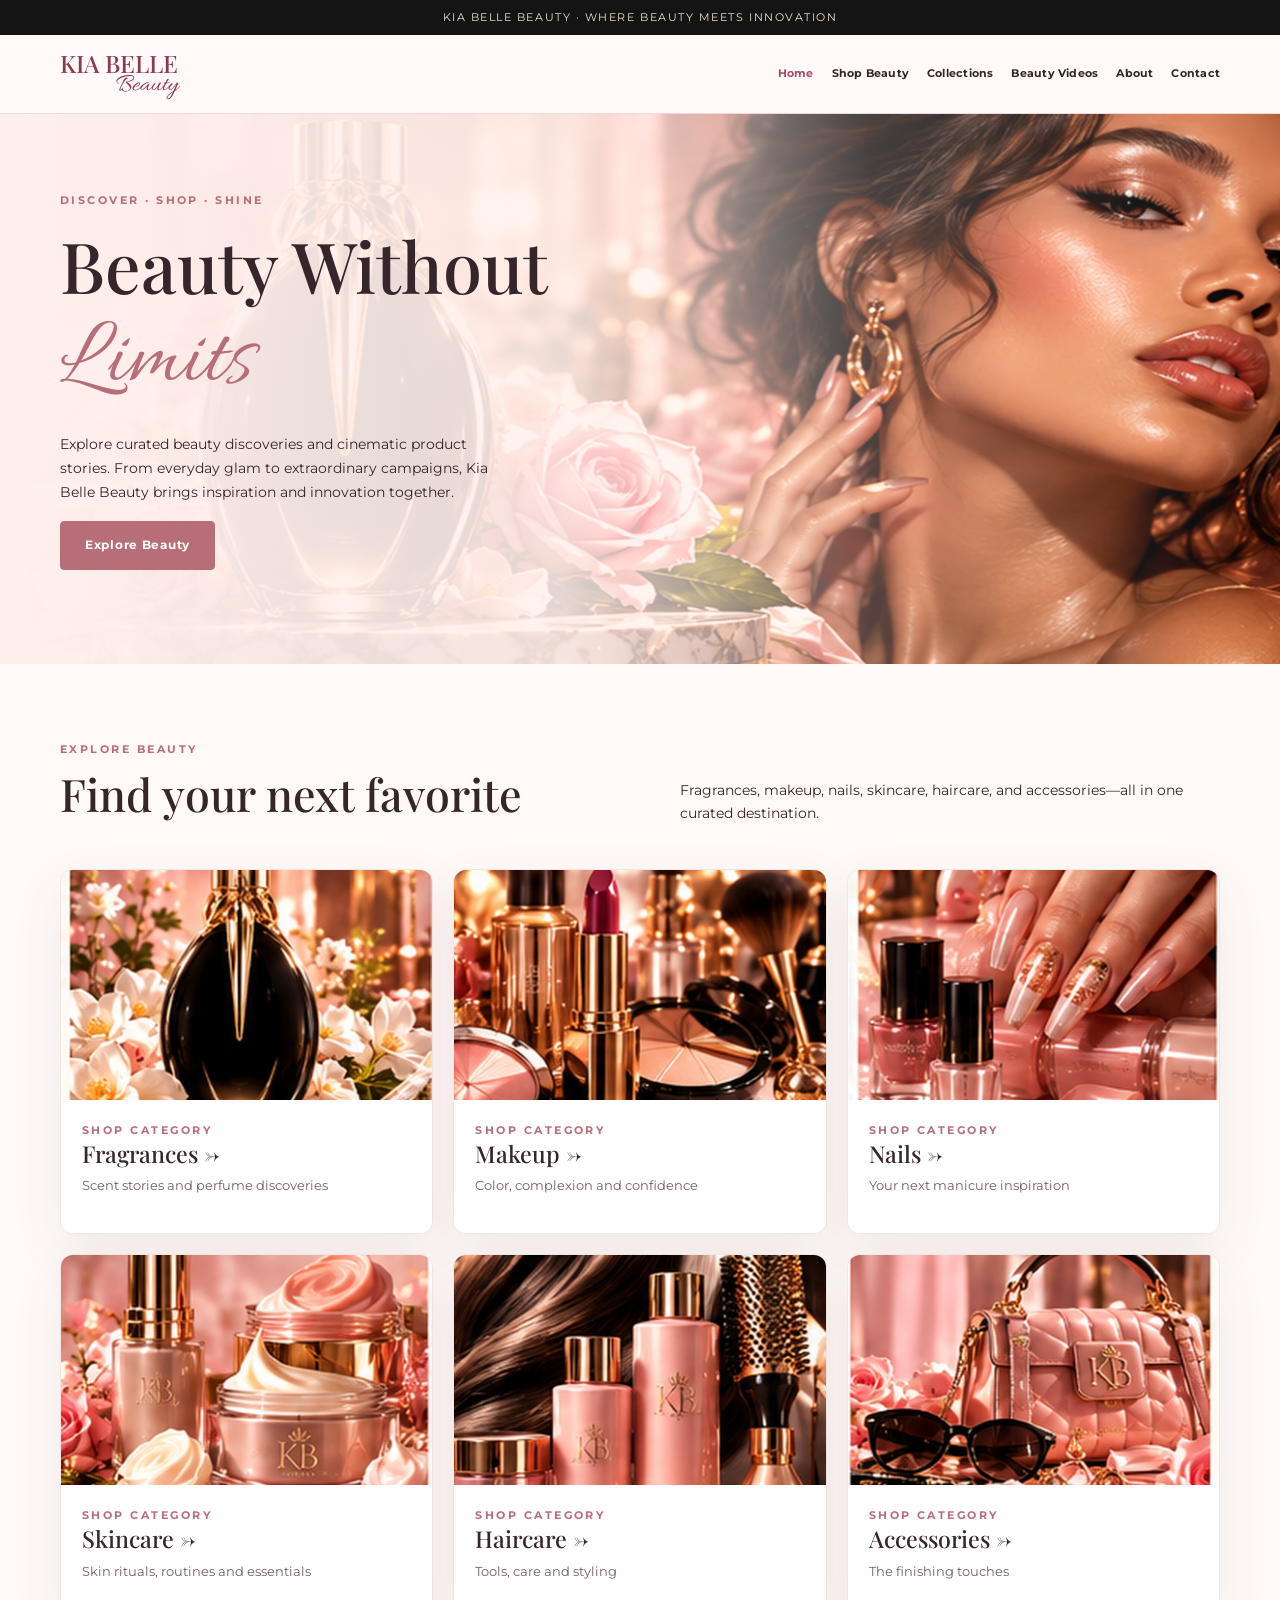
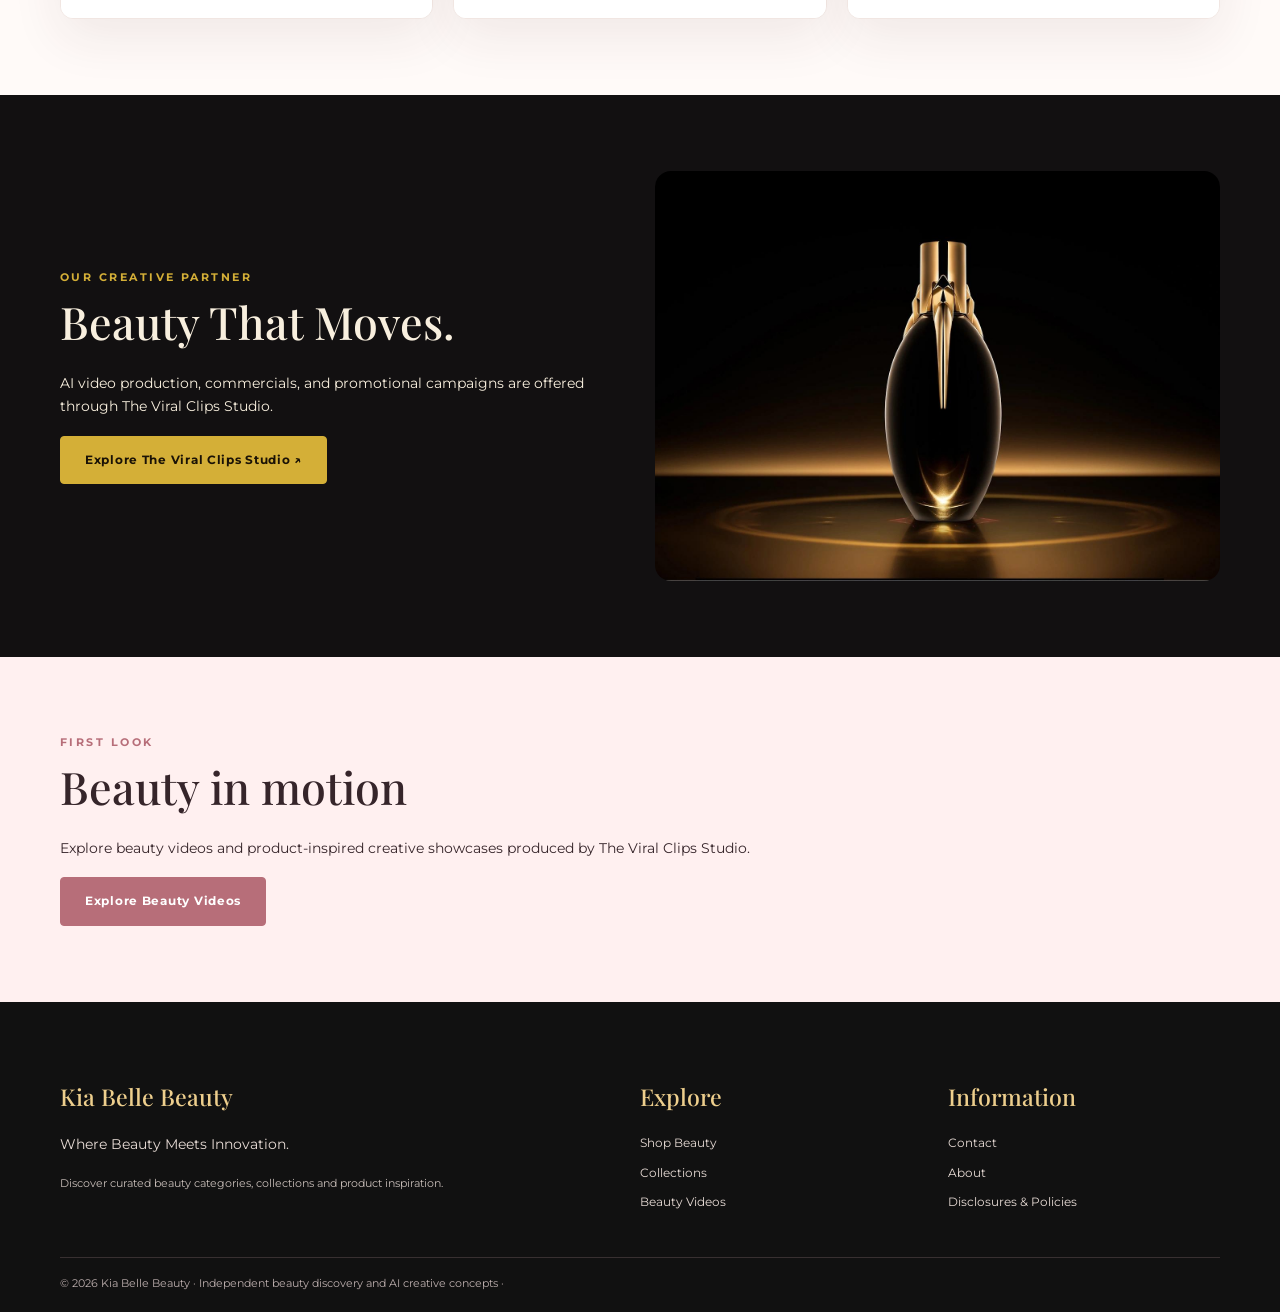
<file: index.html>
<!DOCTYPE html>
<html lang="en"><head><meta charset="utf-8"/><meta content="width=device-width,initial-scale=1" name="viewport"/><meta content="Kia Belle Beauty — beauty discoveries and cinematic AI-assisted advertising concepts. Explore beauty categories and creative services." name="description"/><meta content="#f8d7dc" name="theme-color"/><title>Beauty, Elegance &amp; Innovation | Kia Belle Beauty</title><link href="assets/avatar-light.png" rel="icon" type="image/png"/><link href="css/style.css" rel="stylesheet"/><script defer="" src="js/interaction.js"></script><script async src="https://www.googletagmanager.com/gtag/js?id=G-Q12H4GTGKB"></script><script>window.dataLayer=window.dataLayer||[];function gtag(){dataLayer.push(arguments);}gtag('js',new Date());gtag('config','G-Q12H4GTGKB');</script></head><body><div class="topline">KIA BELLE BEAUTY · WHERE BEAUTY MEETS INNOVATION</div><header class="site-header"><div class="container header-wrap"><a aria-label="Kia Belle Beauty home" class="logo" href="index.html">KIA BELLE<span>Beauty</span></a><button aria-expanded="false" aria-label="Toggle navigation" class="nav-toggle" id="navtoggle">☰ Menu</button><nav class="nav" id="nav"><a class="active" href="index.html">Home</a><a class="" href="shop.html">Shop Beauty</a><a class="" href="collections.html">Collections</a><a class="" href="portfolio.html">Beauty Videos</a><a class="" href="about.html">About</a><a class="" href="contact.html">Contact</a></nav></div></header><div class="hero"><div class="container"><div class="hero-content"><div class="eyebrow">Discover · Shop · Shine</div><h1>Beauty Without <span class="script">Limits</span></h1><p>Explore curated beauty discoveries and cinematic product stories. From everyday glam to extraordinary campaigns, Kia Belle Beauty brings inspiration and innovation together.</p><p><a class="btn" href="shop.html">Explore Beauty</a> </p></div></div></div><section class="section"><div class="container"><div class="section-head"><div><div class="eyebrow">Explore beauty</div><h2>Find your next favorite</h2></div><p>Fragrances, makeup, nails, skincare, haircare, and accessories—all in one curated destination.</p></div><div class="cards"><a class="card" href="fragrances.html"><img alt="Luxury 3D photorealistic fragrances editorial product styling" class="photo" loading="lazy" src="assets/category-fragrances.webp"/><div class="body"><div class="eyebrow">Shop Category</div><h3>Fragrances →</h3><p>Scent stories and perfume discoveries</p></div></a><a class="card" href="makeup.html"><img alt="Luxury 3D photorealistic makeup editorial product styling" class="photo" loading="lazy" src="assets/category-makeup.webp"/><div class="body"><div class="eyebrow">Shop Category</div><h3>Makeup →</h3><p>Color, complexion and confidence</p></div></a><a class="card" href="nails.html"><img alt="Luxury 3D photorealistic nails editorial product styling" class="photo" loading="lazy" src="assets/category-nails.webp"/><div class="body"><div class="eyebrow">Shop Category</div><h3>Nails →</h3><p>Your next manicure inspiration</p></div></a><a class="card" href="skincare.html"><img alt="Luxury 3D photorealistic skincare editorial product styling" class="photo" loading="lazy" src="assets/category-skincare.webp"/><div class="body"><div class="eyebrow">Shop Category</div><h3>Skincare →</h3><p>Skin rituals, routines and essentials</p></div></a><a class="card" href="haircare.html"><img alt="Luxury 3D photorealistic haircare editorial product styling" class="photo" loading="lazy" src="assets/category-haircare.webp"/><div class="body"><div class="eyebrow">Shop Category</div><h3>Haircare →</h3><p>Tools, care and styling</p></div></a><a class="card" href="accessories.html"><img alt="Luxury 3D photorealistic accessories editorial product styling" class="photo" loading="lazy" src="assets/category-accessories.webp"/><div class="body"><div class="eyebrow">Shop Category</div><h3>Accessories →</h3><p>The finishing touches</p></div></a></div></div></section><section class="section dark"><div class="container split"><div><div class="eyebrow" style="color:var(--gold)">Our Creative Partner</div><h2>Beauty That Moves.</h2><p>AI video production, commercials, and promotional campaigns are offered through The Viral Clips Studio.</p><a class="btn btn-gold" href="https://the-viral-clips-studio.kia-dev-studios.workers.dev/services" target="_blank" rel="noopener noreferrer">Explore The Viral Clips Studio ↗</a></div><img alt="Black and gold luxury beauty creative campaign" class="feature-image" loading="lazy" src="assets/4.jpeg"/></div></section><section class="section soft"><div class="container"><div class="eyebrow">First look</div><h2>Beauty in motion</h2><p>Explore beauty videos and product-inspired creative showcases produced by The Viral Clips Studio.</p><a class="btn" href="portfolio.html">Explore Beauty Videos</a></div></section><footer class="footer"><div class="container"><div class="footer-grid"><div><h3>Kia Belle Beauty</h3><p>Where Beauty Meets Innovation.</p><p class="site-footer-note">Discover curated beauty categories, collections and product inspiration.</p></div><div><h3>Explore</h3><a class="" href="shop.html">Shop Beauty</a><a class="" href="collections.html">Collections</a><a class="" href="portfolio.html">Beauty Videos</a></div><div><h3>Information</h3><a class="" href="contact.html">Contact</a><a class="" href="about.html">About</a><a class="" href="disclosures.html">Disclosures &amp; Policies</a></div></div><div class="foot-bottom">© 2026 Kia Belle Beauty · Independent beauty discovery and AI creative concepts ·</div></div></footer></body></html>
</file>
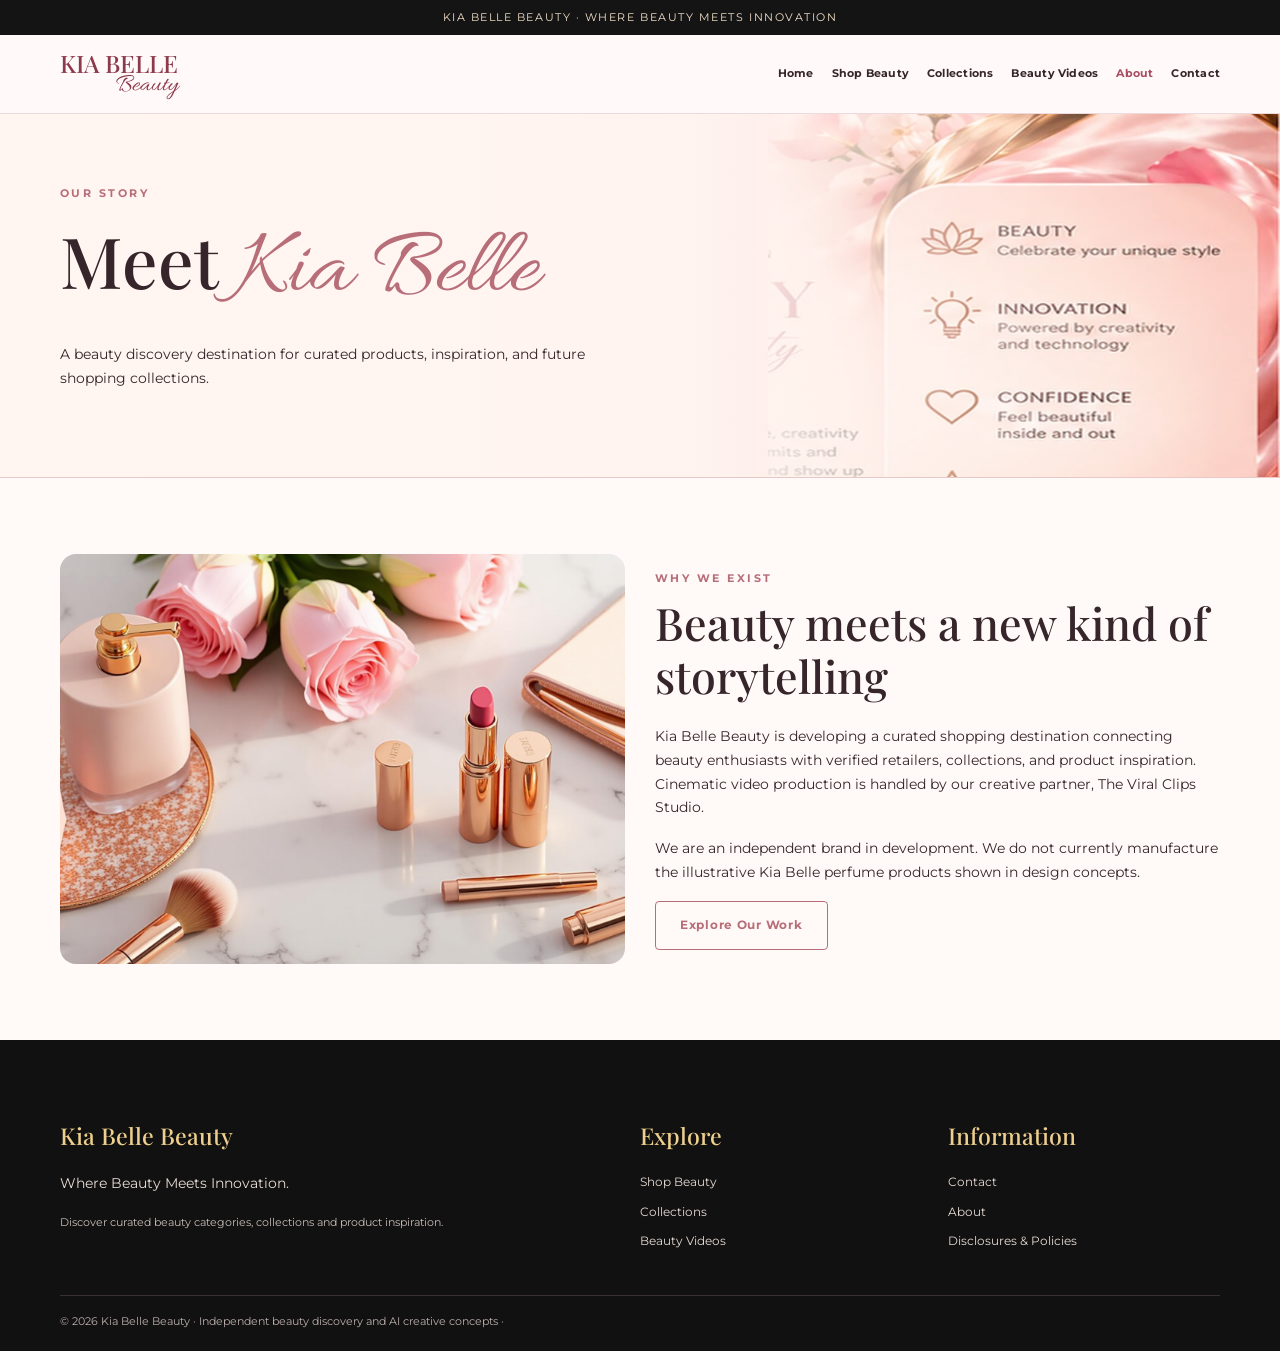
<file: about.html>
<!DOCTYPE html>

<html lang="en"><head><meta charset="utf-8"/><meta content="width=device-width,initial-scale=1" name="viewport"/><meta content="Kia Belle Beauty — beauty discoveries and cinematic AI-assisted advertising concepts. Explore beauty categories and creative services." name="description"/><meta content="#f8d7dc" name="theme-color"/><title>About | Kia Belle Beauty</title><link href="assets/avatar-light.png" rel="icon" type="image/png"/><link href="css/style.css" rel="stylesheet"/><script defer="" src="js/interaction.js"></script><script async src="https://www.googletagmanager.com/gtag/js?id=G-Q12H4GTGKB"></script><script>window.dataLayer=window.dataLayer||[];function gtag(){dataLayer.push(arguments);}gtag('js',new Date());gtag('config','G-Q12H4GTGKB');</script></head><body><div class="topline">KIA BELLE BEAUTY · WHERE BEAUTY MEETS INNOVATION</div><header class="site-header"><div class="container header-wrap"><a aria-label="Kia Belle Beauty home" class="logo" href="index.html">KIA BELLE<span>Beauty</span></a><button aria-expanded="false" aria-label="Toggle navigation" class="nav-toggle" id="navtoggle">☰ Menu</button><nav class="nav" id="nav"><a class="" href="index.html">Home</a><a class="" href="shop.html">Shop Beauty</a><a class="" href="collections.html">Collections</a><a class="" href="portfolio.html">Beauty Videos</a><a class="active" href="about.html">About</a><a class="" href="contact.html">Contact</a></nav></div></header><div class="hero-mini hero-banner-about"><img alt="About Kia Belle Beauty luxury rose-gold beauty editorial banner" class="page-banner-photo" decoding="async" loading="eager" src="assets/banner-about.webp"/><div class="container"><div class="eyebrow">Our Story</div><h1>Meet <span class="script">Kia Belle</span></h1><p>A beauty discovery destination for curated products, inspiration, and future shopping collections.</p></div></div><section class="section"><div class="container split"><img alt="Blush pink luxury beauty inspiration" class="feature-image" src="assets/3.jpeg"/><div><div class="eyebrow">Why we exist</div><h2>Beauty meets a new kind of storytelling</h2><p>Kia Belle Beauty is developing a curated shopping destination connecting beauty enthusiasts with verified retailers, collections, and product inspiration. Cinematic video production is handled by our creative partner, The Viral Clips Studio.</p><p>We are an independent brand in development. We do not currently manufacture the illustrative Kia Belle perfume products shown in design concepts.</p><a class="btn btn-outline" href="portfolio.html">Explore Our Work</a></div></div></section><footer class="footer"><div class="container"><div class="footer-grid"><div><h3>Kia Belle Beauty</h3><p>Where Beauty Meets Innovation.</p><p class="site-footer-note">Discover curated beauty categories, collections and product inspiration.</p></div><div><h3>Explore</h3><a class="" href="shop.html">Shop Beauty</a><a class="" href="collections.html">Collections</a><a class="" href="portfolio.html">Beauty Videos</a></div><div><h3>Information</h3><a class="" href="contact.html">Contact</a><a class="" href="about.html">About</a><a class="" href="disclosures.html">Disclosures &amp; Policies</a></div></div><div class="foot-bottom">© 2026 Kia Belle Beauty · Independent beauty discovery and AI creative concepts · </div></div></footer></body></html>
</file>
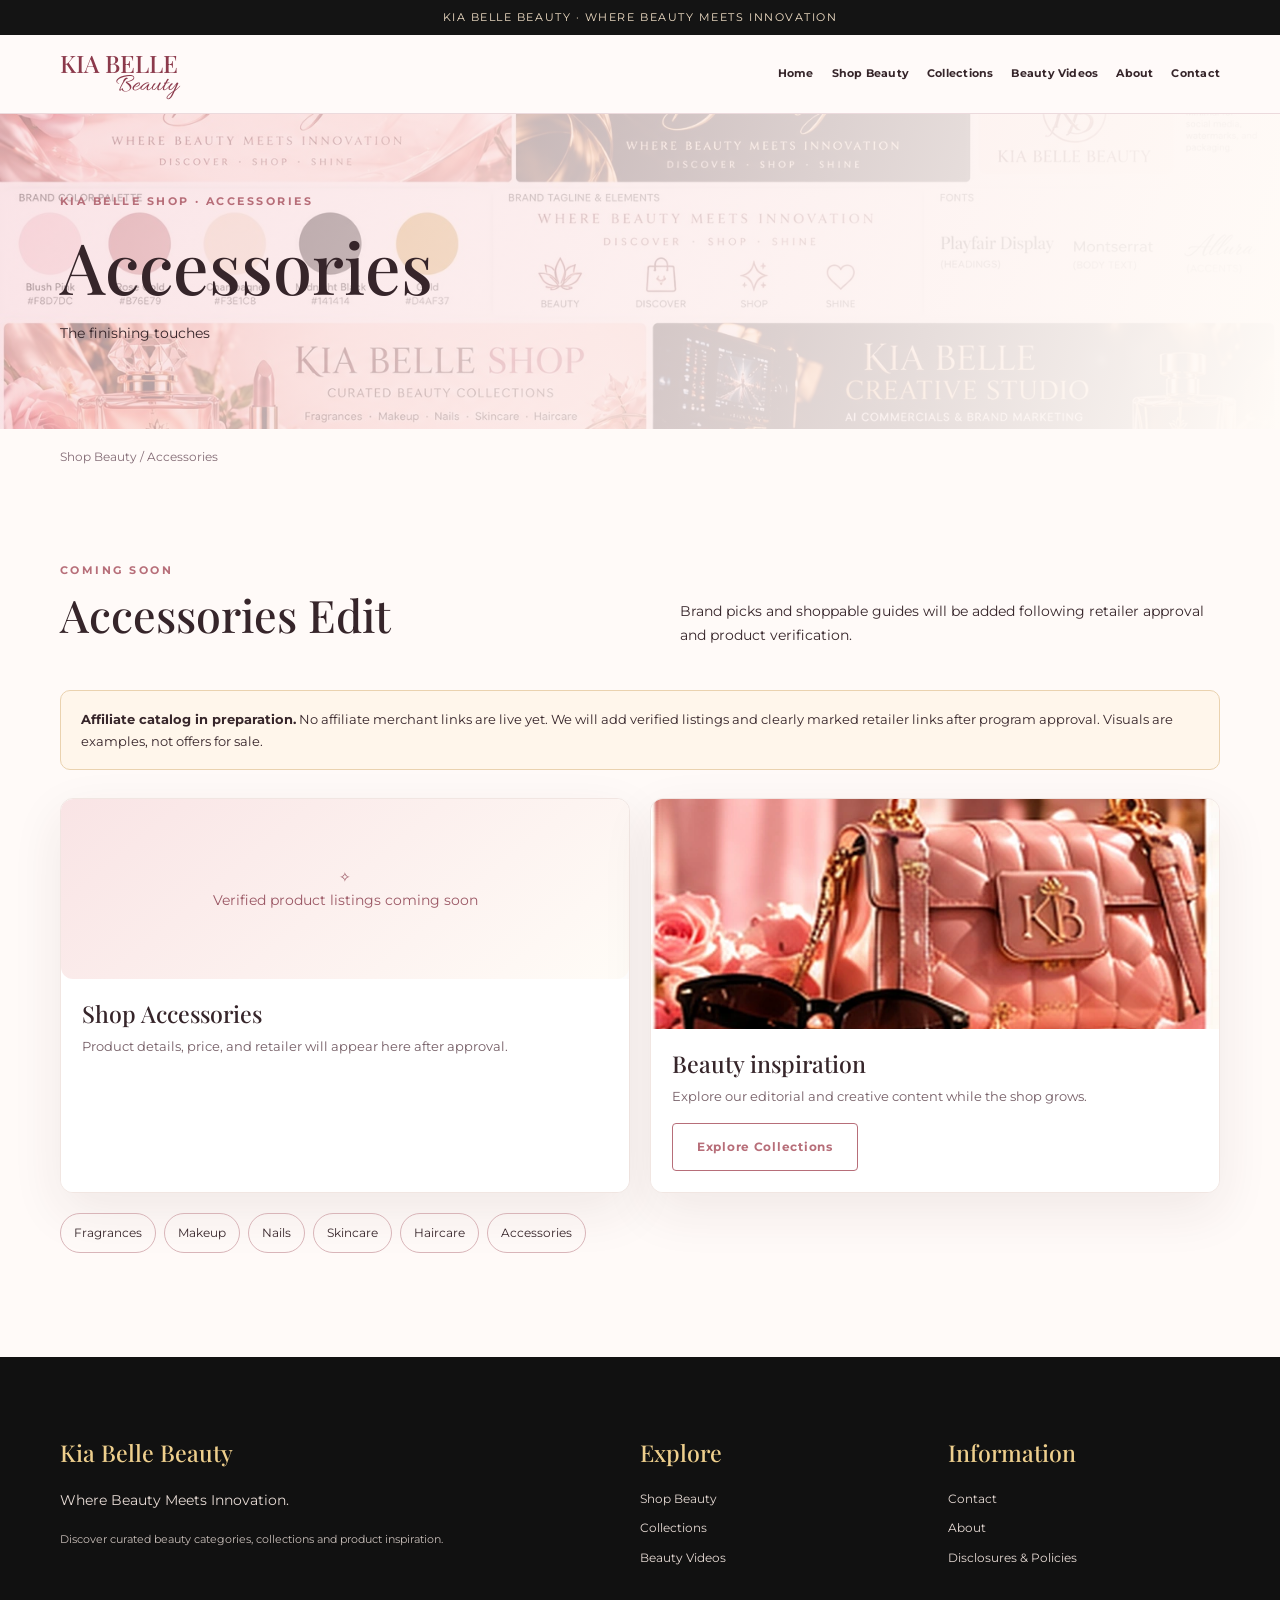
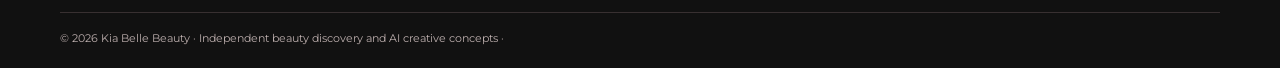
<file: accessories.html>
<!DOCTYPE html>
<html lang="en"><head><meta charset="utf-8"/><meta content="width=device-width,initial-scale=1" name="viewport"/><meta content="Kia Belle Beauty — beauty discoveries and cinematic AI-assisted advertising concepts. Explore beauty categories and creative services." name="description"/><meta content="#f8d7dc" name="theme-color"/><title>Accessories | Kia Belle Beauty</title><link href="assets/avatar-light.png" rel="icon" type="image/png"/><link href="css/style.css" rel="stylesheet"/><script defer="" src="js/interaction.js"></script><script async src="https://www.googletagmanager.com/gtag/js?id=G-Q12H4GTGKB"></script><script>window.dataLayer=window.dataLayer||[];function gtag(){dataLayer.push(arguments);}gtag('js',new Date());gtag('config','G-Q12H4GTGKB');</script></head><body><div class="topline">KIA BELLE BEAUTY · WHERE BEAUTY MEETS INNOVATION</div><header class="site-header"><div class="container header-wrap"><a aria-label="Kia Belle Beauty home" class="logo" href="index.html">KIA BELLE<span>Beauty</span></a><button aria-expanded="false" aria-label="Toggle navigation" class="nav-toggle" id="navtoggle">☰ Menu</button><nav class="nav" id="nav"><a class="" href="index.html">Home</a><a class="" href="shop.html">Shop Beauty</a><a class="" href="collections.html">Collections</a><a class="" href="portfolio.html">Beauty Videos</a><a class="" href="about.html">About</a><a class="" href="contact.html">Contact</a></nav></div></header><div class="hero-mini"><div class="container"><div class="eyebrow">Kia Belle Shop · Accessories</div><h1>Accessories</h1><p>The finishing touches</p></div></div><div class="container breadcrumbs"><a href="shop.html">Shop Beauty</a> / Accessories</div><section class="section"><div class="container"><div class="section-head"><div><div class="eyebrow">Coming soon</div><h2>Accessories Edit</h2></div><p>Brand picks and shoppable guides will be added following retailer approval and product verification.</p></div><div class="notice"><strong>Affiliate catalog in preparation.</strong> No affiliate merchant links are live yet. We will add verified listings and clearly marked retailer links after program approval. Visuals are examples, not offers for sale.</div><div class="cards two" style="margin-top:28px"><div class="card"><div class="item-placeholder">✧<br/>Verified product listings coming soon</div><div class="body"><h3>Shop Accessories</h3><p>Product details, price, and retailer will appear here after approval.</p></div></div><div class="card"><img alt="Luxury photorealistic accessories beauty editorial" class="photo" src="assets/category-accessories.webp" style="height:230px"/><div class="body"><h3>Beauty inspiration</h3><p>Explore our editorial and creative content while the shop grows.</p><a class="btn btn-outline" href="collections.html">Explore Collections</a></div></div></div><div class="filter-row"><a class="" href="fragrances.html">Fragrances</a><a class="" href="makeup.html">Makeup</a><a class="" href="nails.html">Nails</a><a class="" href="skincare.html">Skincare</a><a class="" href="haircare.html">Haircare</a><a class="" href="accessories.html">Accessories</a></div></div></section><footer class="footer"><div class="container"><div class="footer-grid"><div><h3>Kia Belle Beauty</h3><p>Where Beauty Meets Innovation.</p><p class="site-footer-note">Discover curated beauty categories, collections and product inspiration.</p></div><div><h3>Explore</h3><a class="" href="shop.html">Shop Beauty</a><a class="" href="collections.html">Collections</a><a class="" href="portfolio.html">Beauty Videos</a></div><div><h3>Information</h3><a class="" href="contact.html">Contact</a><a class="" href="about.html">About</a><a class="" href="disclosures.html">Disclosures &amp; Policies</a></div></div><div class="foot-bottom">© 2026 Kia Belle Beauty · Independent beauty discovery and AI creative concepts ·</div></div></footer></body></html>
</file>
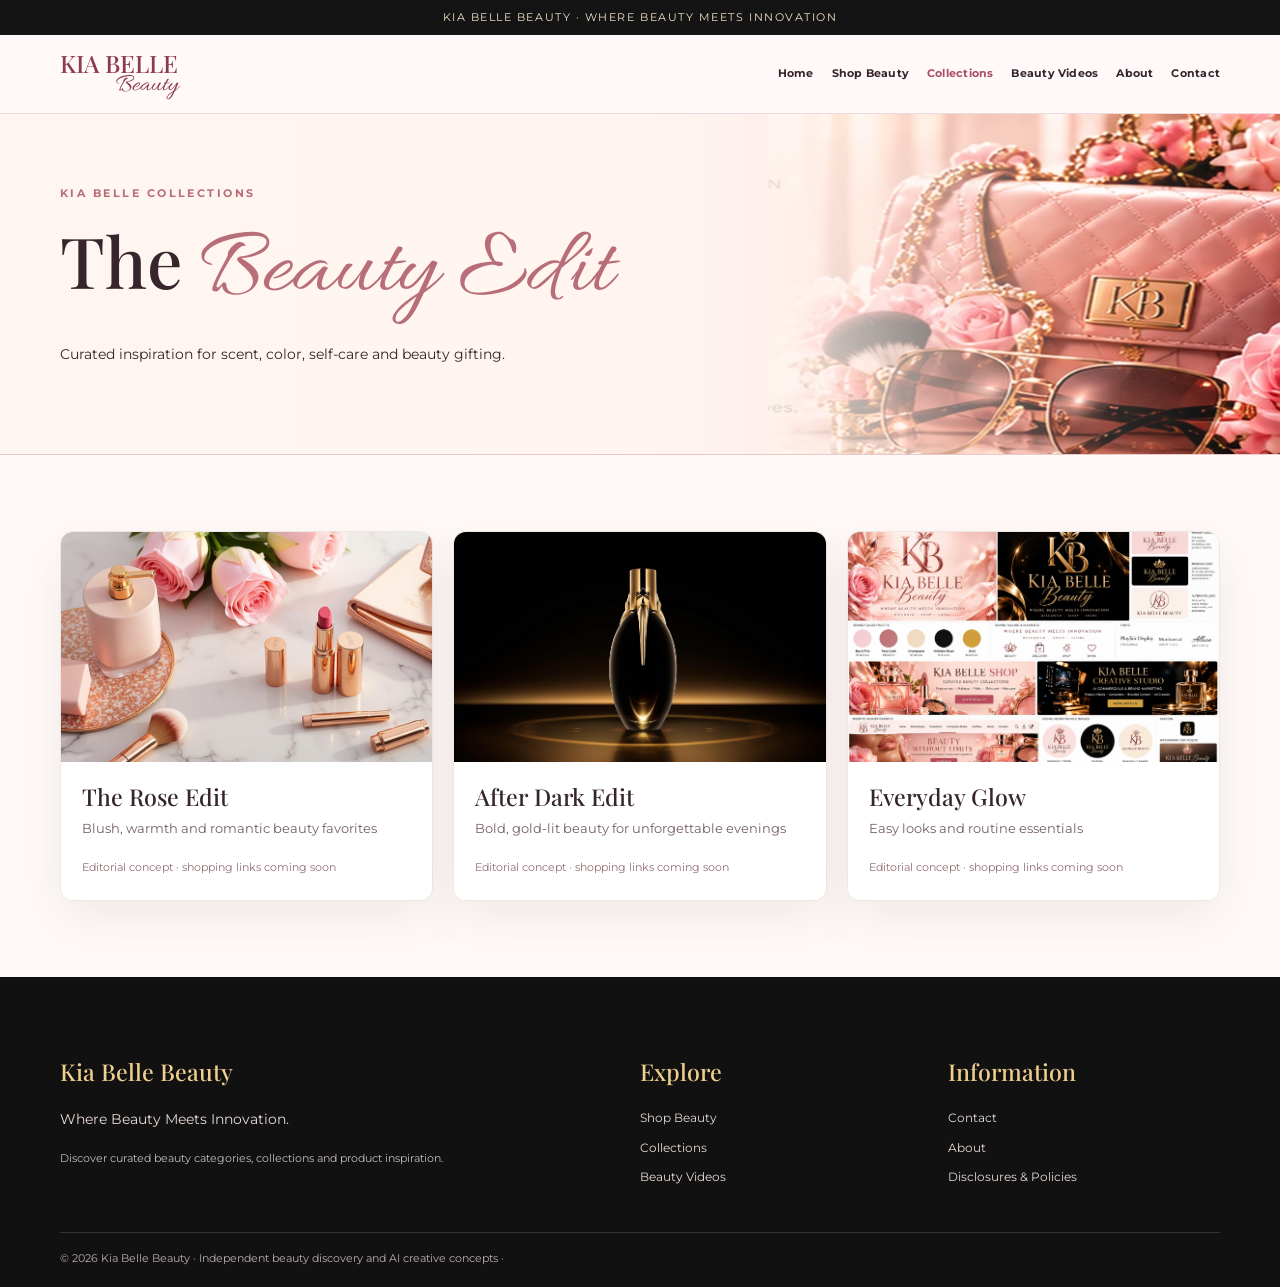
<file: collections.html>
<!DOCTYPE html>

<html lang="en"><head><meta charset="utf-8"/><meta content="width=device-width,initial-scale=1" name="viewport"/><meta content="Kia Belle Beauty — beauty discoveries and cinematic AI-assisted advertising concepts. Explore beauty categories and creative services." name="description"/><meta content="#f8d7dc" name="theme-color"/><title>Collections | Kia Belle Beauty</title><link href="assets/avatar-light.png" rel="icon" type="image/png"/><link href="css/style.css" rel="stylesheet"/><script defer="" src="js/interaction.js"></script><script async src="https://www.googletagmanager.com/gtag/js?id=G-Q12H4GTGKB"></script><script>window.dataLayer=window.dataLayer||[];function gtag(){dataLayer.push(arguments);}gtag('js',new Date());gtag('config','G-Q12H4GTGKB');</script></head><body><div class="topline">KIA BELLE BEAUTY · WHERE BEAUTY MEETS INNOVATION</div><header class="site-header"><div class="container header-wrap"><a aria-label="Kia Belle Beauty home" class="logo" href="index.html">KIA BELLE<span>Beauty</span></a><button aria-expanded="false" aria-label="Toggle navigation" class="nav-toggle" id="navtoggle">☰ Menu</button><nav class="nav" id="nav"><a class="" href="index.html">Home</a><a class="" href="shop.html">Shop Beauty</a><a class="active" href="collections.html">Collections</a><a class="" href="portfolio.html">Beauty Videos</a><a class="" href="about.html">About</a><a class="" href="contact.html">Contact</a></nav></div></header><div class="hero-mini hero-banner-collections"><img alt="Collections luxury rose-gold beauty editorial banner" class="page-banner-photo" decoding="async" loading="eager" src="assets/banner-collections.webp"/><div class="container"><div class="eyebrow">Kia Belle Collections</div><h1>The <span class="script">Beauty Edit</span></h1><p>Curated inspiration for scent, color, self-care and beauty gifting.</p></div></div><section class="section"><div class="container"><div class="cards"><article class="card"><img alt="The Rose Edit editorial" class="photo" src="assets/3.jpeg"/><div class="body"><h3>The Rose Edit</h3><p>Blush, warmth and romantic beauty favorites</p><span class="mini-label">Editorial concept · shopping links coming soon</span></div></article><article class="card"><img alt="After Dark Edit editorial" class="photo" src="assets/4.jpeg"/><div class="body"><h3>After Dark Edit</h3><p>Bold, gold-lit beauty for unforgettable evenings</p><span class="mini-label">Editorial concept · shopping links coming soon</span></div></article><article class="card"><img alt="Everyday Glow editorial" class="photo" src="assets/5.jpg"/><div class="body"><h3>Everyday Glow</h3><p>Easy looks and routine essentials</p><span class="mini-label">Editorial concept · shopping links coming soon</span></div></article></div></div></section><footer class="footer"><div class="container"><div class="footer-grid"><div><h3>Kia Belle Beauty</h3><p>Where Beauty Meets Innovation.</p><p class="site-footer-note">Discover curated beauty categories, collections and product inspiration.</p></div><div><h3>Explore</h3><a class="" href="shop.html">Shop Beauty</a><a class="" href="collections.html">Collections</a><a class="" href="portfolio.html">Beauty Videos</a></div><div><h3>Information</h3><a class="" href="contact.html">Contact</a><a class="" href="about.html">About</a><a class="" href="disclosures.html">Disclosures &amp; Policies</a></div></div><div class="foot-bottom">© 2026 Kia Belle Beauty · Independent beauty discovery and AI creative concepts ·</div></div></footer></body></html>
</file>
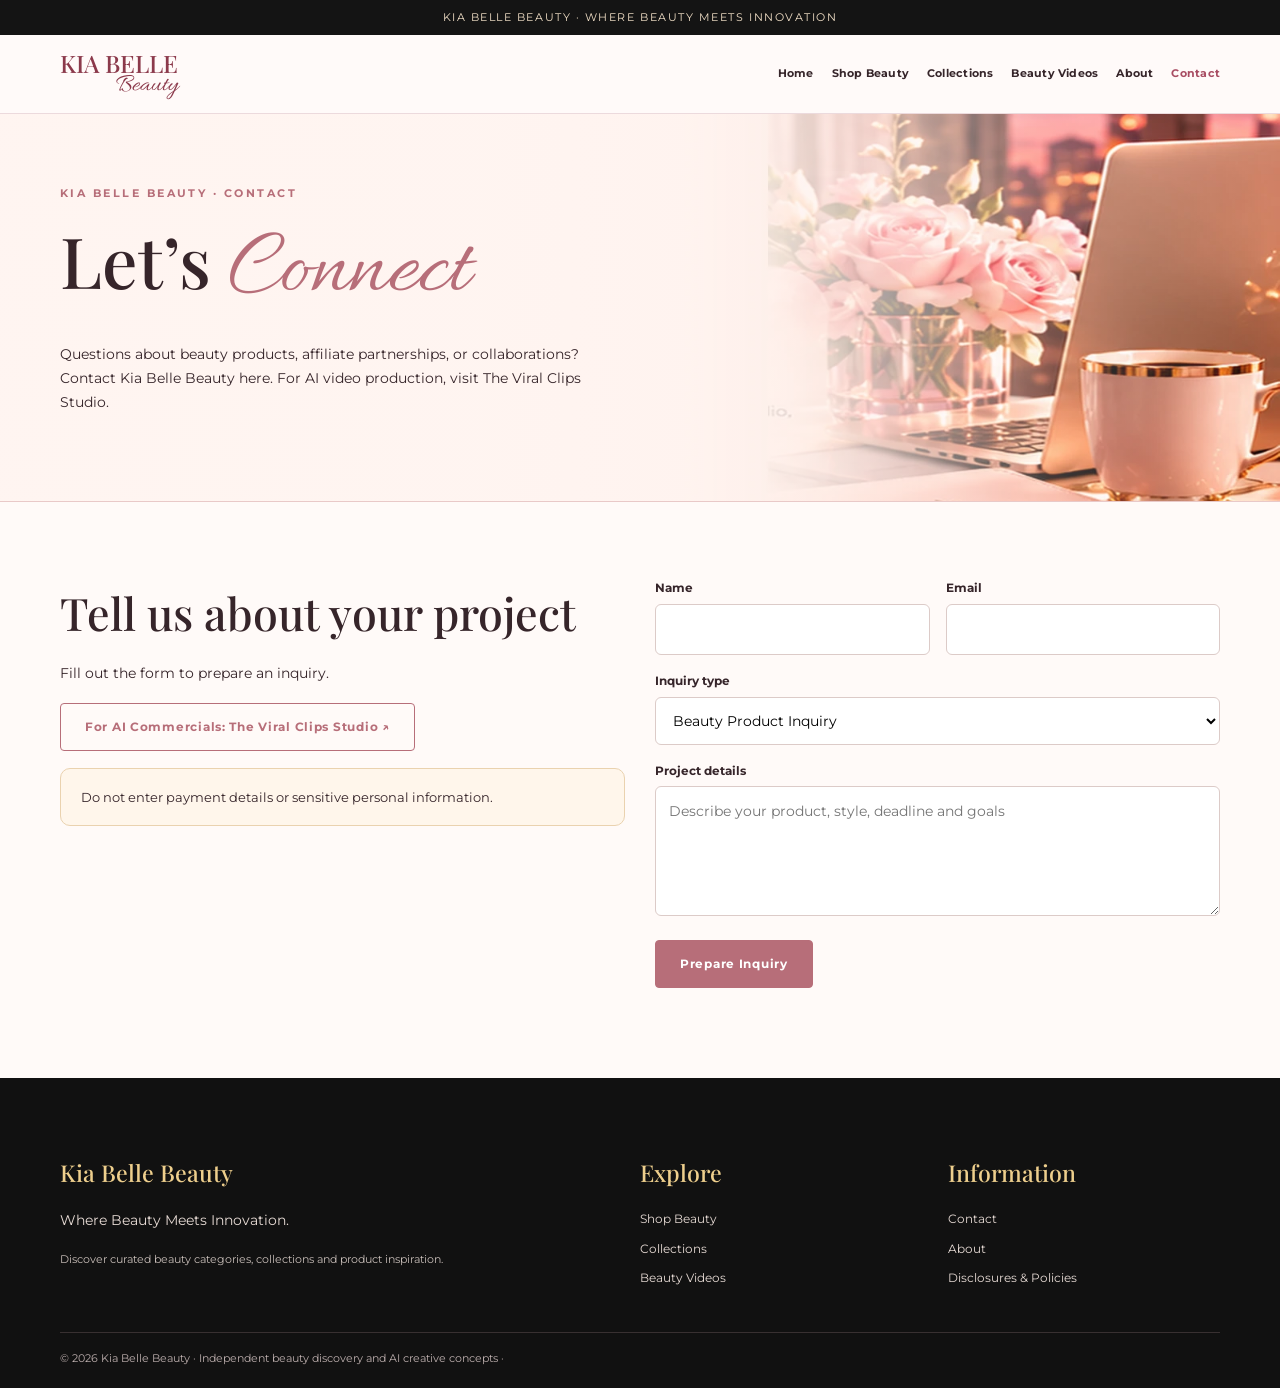
<file: contact.html>
<!DOCTYPE html>

<html lang="en">
  <head>
    <meta charset="utf-8"/>
    <meta content="width=device-width,initial-scale=1" name="viewport"/>
    <meta content="Kia Belle Beauty — beauty discoveries and cinematic AI-assisted advertising concepts. Explore beauty categories and creative services." name="description"/><meta content="#f8d7dc" name="theme-color"/>
    <title>Contact | Kia Belle Beauty</title>
    <link href="assets/avatar-light.png" rel="icon" type="image/png"/>
    <link href="css/style.css" rel="stylesheet"/>
    <script defer="" src="js/interaction.js">
      
    </script><script async src="https://www.googletagmanager.com/gtag/js?id=G-Q12H4GTGKB"></script><script>window.dataLayer=window.dataLayer||[];function gtag(){dataLayer.push(arguments);}gtag('js',new Date());gtag('config','G-Q12H4GTGKB');</script></head><body><div class="topline">KIA BELLE BEAUTY · WHERE BEAUTY MEETS INNOVATION</div>
      <header class="site-header">
        <div class="container header-wrap"><a aria-label="Kia Belle Beauty home" class="logo" href="index.html">KIA BELLE<span>Beauty</span></a><button aria-expanded="false" aria-label="Toggle navigation" class="nav-toggle" id="navtoggle">☰ Menu</button>
          <nav class="nav" id="nav">
            <a class="" href="index.html">Home</a>
            <a class="" href="shop.html">Shop Beauty</a>
            <a class="" href="collections.html">Collections</a>
            
            
            <a class="" href="portfolio.html">Beauty Videos</a>
            <a class="" href="about.html">About</a>
            <a class="active" href="contact.html">Contact</a>
          </nav>
        </div>
      </header>
      <div class="hero-mini hero-banner-contact"><img alt="Contact Kia Belle Beauty luxury rose-gold beauty editorial banner" class="page-banner-photo" decoding="async" loading="eager" src="assets/banner-contact.webp"/>
        <div class="container"><div class="eyebrow">Kia Belle Beauty · Contact</div>
          <h1>Let’s <span class="script">Connect</span></h1><p>Questions about beauty products, affiliate partnerships, or collaborations? Contact Kia Belle Beauty here. For AI video production, visit The Viral Clips Studio.</p>
        </div>
      </div>
      <section class="section"><div class="container split" style="align-items:start"><div>
        <h2>Tell us about your project</h2><p>Fill out the form to prepare an inquiry.</p>
        <p><a class="btn btn-outline" href="https://the-viral-clips-studio.kia-dev-studios.workers.dev/services" target="_blank" rel="noopener noreferrer">For AI Commercials: The Viral Clips Studio ↗</a></p><div class="notice">Do not enter payment details or sensitive personal information.
        </div>
      </div>
        <form class="form-grid" id="inquiry"><div class="field"><label for="name">Name</label><input id="name" name="name" required=""/></div>
          <div class="field"><label for="email">Email</label><input id="email" name="email" required="" type="email"/></div>
          <div class="field full"><label for="subject">Inquiry type</label><select id="subject" name="subject">
            <option>Beauty Product Inquiry</option>
            <option>Brand Partnership</option>
            <option>Affiliate Collaboration</option>
            <option>General Inquiry</option><option>AI Video Production — Visit The Viral Clips Studio</option>
          </select></div><div class="field full"><label for="message">Project details</label>
            <textarea id="message" name="message" placeholder="Describe your product, style, deadline and goals" required=""></textarea>
          </div>
          <div class="field full"><button class="btn" type="submit">Prepare Inquiry</button>
            <p class="mini-label" id="formstatus" role="status"></p>
          </div>
        </form>
      </div>
      </section>
      <footer class="footer">
        <div class="container">
          <div class="footer-grid"><div><h3>Kia Belle Beauty</h3><p>Where Beauty Meets Innovation.</p>
            <p class="site-footer-note">Discover curated beauty categories, collections and product inspiration.</p>
          </div>
            <div>
              <h3>Explore</h3>
              <a class="" href="shop.html">Shop Beauty</a>
              <a class="" href="collections.html">Collections</a>
              
              <a class="" href="portfolio.html">Beauty Videos</a>
            </div>
            <div>
              <h3>Information</h3>
              <a class="" href="contact.html">Contact</a>
              <a class="" href="about.html">About</a>
              <a class="" href="disclosures.html">Disclosures &amp; Policies</a>
            </div>
          </div>
          <div class="foot-bottom">© 2026 Kia Belle Beauty · Independent beauty discovery and AI creative concepts ·</div>
          </div>
          </footer>
    </body>
</html>
</file>
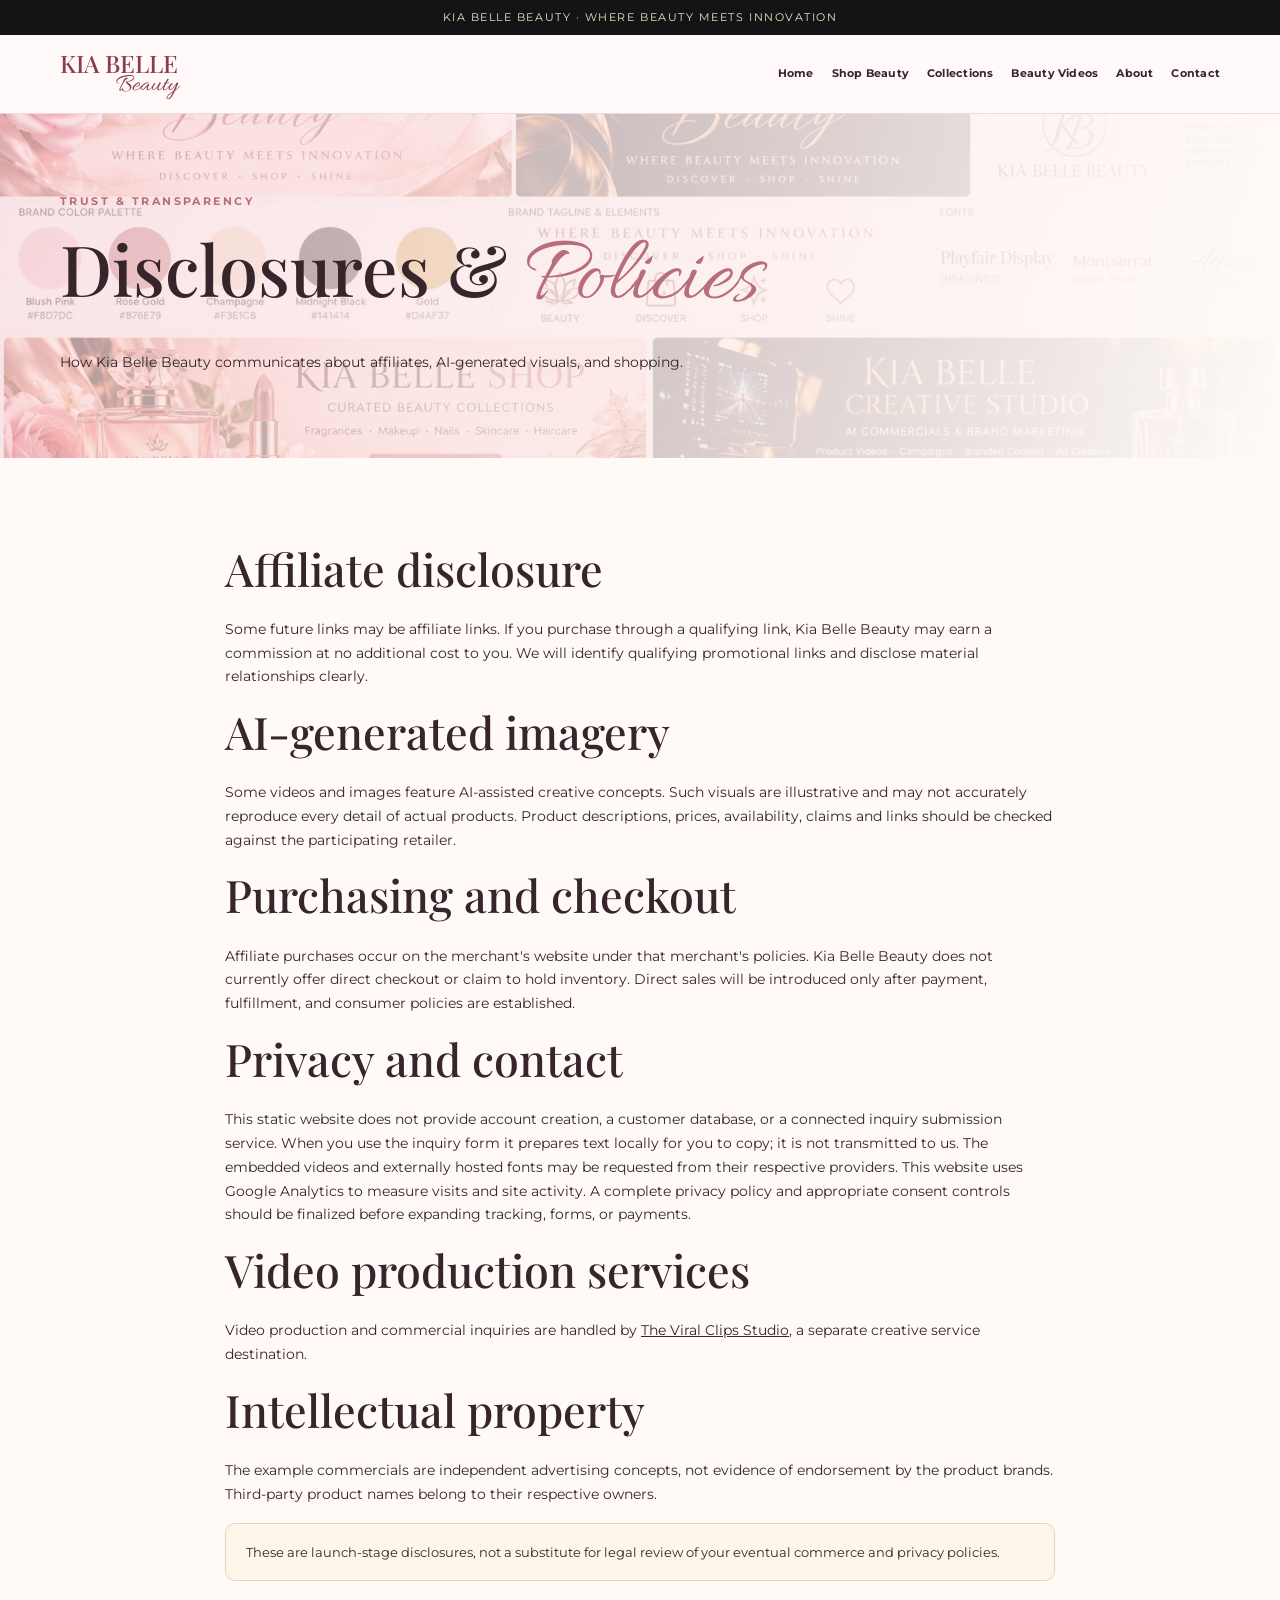
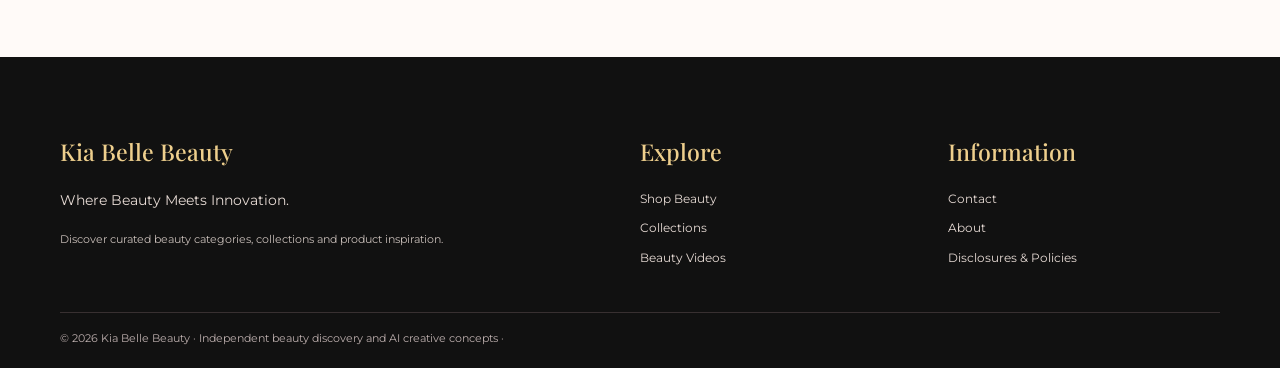
<file: disclosures.html>
<!DOCTYPE html>
<html lang="en"><head><meta charset="utf-8"/><meta content="width=device-width,initial-scale=1" name="viewport"/><meta content="Kia Belle Beauty — beauty discoveries and cinematic AI-assisted advertising concepts. Explore beauty categories and creative services." name="description"/><meta content="#f8d7dc" name="theme-color"/><title>Disclosures | Kia Belle Beauty</title><link href="assets/avatar-light.png" rel="icon" type="image/png"/><link href="css/style.css" rel="stylesheet"/><script defer="" src="js/interaction.js"></script><script async src="https://www.googletagmanager.com/gtag/js?id=G-Q12H4GTGKB"></script><script>window.dataLayer=window.dataLayer||[];function gtag(){dataLayer.push(arguments);}gtag('js',new Date());gtag('config','G-Q12H4GTGKB');</script></head><body><div class="topline">KIA BELLE BEAUTY · WHERE BEAUTY MEETS INNOVATION</div><header class="site-header"><div class="container header-wrap"><a aria-label="Kia Belle Beauty home" class="logo" href="index.html">KIA BELLE<span>Beauty</span></a><button aria-expanded="false" aria-label="Toggle navigation" class="nav-toggle" id="navtoggle">☰ Menu</button><nav class="nav" id="nav"><a class="" href="index.html">Home</a><a class="" href="shop.html">Shop Beauty</a><a class="" href="collections.html">Collections</a><a class="" href="portfolio.html">Beauty Videos</a><a class="" href="about.html">About</a><a class="" href="contact.html">Contact</a></nav></div></header><div class="hero-mini"><div class="container"><div class="eyebrow">Trust &amp; Transparency</div><h1>Disclosures &amp; <span class="script">Policies</span></h1><p>How Kia Belle Beauty communicates about affiliates, AI-generated visuals, and shopping.</p></div></div><section class="section"><div class="container" style="max-width:830px"><h2>Affiliate disclosure</h2><p>Some future links may be affiliate links. If you purchase through a qualifying link, Kia Belle Beauty may earn a commission at no additional cost to you. We will identify qualifying promotional links and disclose material relationships clearly.</p><h2>AI-generated imagery</h2><p>Some videos and images feature AI-assisted creative concepts. Such visuals are illustrative and may not accurately reproduce every detail of actual products. Product descriptions, prices, availability, claims and links should be checked against the participating retailer.</p><h2>Purchasing and checkout</h2><p>Affiliate purchases occur on the merchant's website under that merchant's policies. Kia Belle Beauty does not currently offer direct checkout or claim to hold inventory. Direct sales will be introduced only after payment, fulfillment, and consumer policies are established.</p><h2>Privacy and contact</h2><p>This static website does not provide account creation, a customer database, or a connected inquiry submission service. When you use the inquiry form it prepares text locally for you to copy; it is not transmitted to us. The embedded videos and externally hosted fonts may be requested from their respective providers. This website uses Google Analytics to measure visits and site activity. A complete privacy policy and appropriate consent controls should be finalized before expanding tracking, forms, or payments.</p><h2>Video production services</h2><p>Video production and commercial inquiries are handled by <a href='https://the-viral-clips-studio.kia-dev-studios.workers.dev/'>The Viral Clips Studio</a>, a separate creative service destination.</p><h2>Intellectual property</h2><p>The example commercials are independent advertising concepts, not evidence of endorsement by the product brands. Third-party product names belong to their respective owners.</p><div class="notice">These are launch-stage disclosures, not a substitute for legal review of your eventual commerce and privacy policies.</div></div></section><footer class="footer"><div class="container"><div class="footer-grid"><div><h3>Kia Belle Beauty</h3><p>Where Beauty Meets Innovation.</p><p class="site-footer-note">Discover curated beauty categories, collections and product inspiration.</p></div><div><h3>Explore</h3><a class="" href="shop.html">Shop Beauty</a><a class="" href="collections.html">Collections</a><a class="" href="portfolio.html">Beauty Videos</a></div><div><h3>Information</h3><a class="" href="contact.html">Contact</a><a class="" href="about.html">About</a><a class="" href="disclosures.html">Disclosures &amp; Policies</a></div></div><div class="foot-bottom">© 2026 Kia Belle Beauty · Independent beauty discovery and AI creative concepts ·</div></div></footer></body></html>
</file>
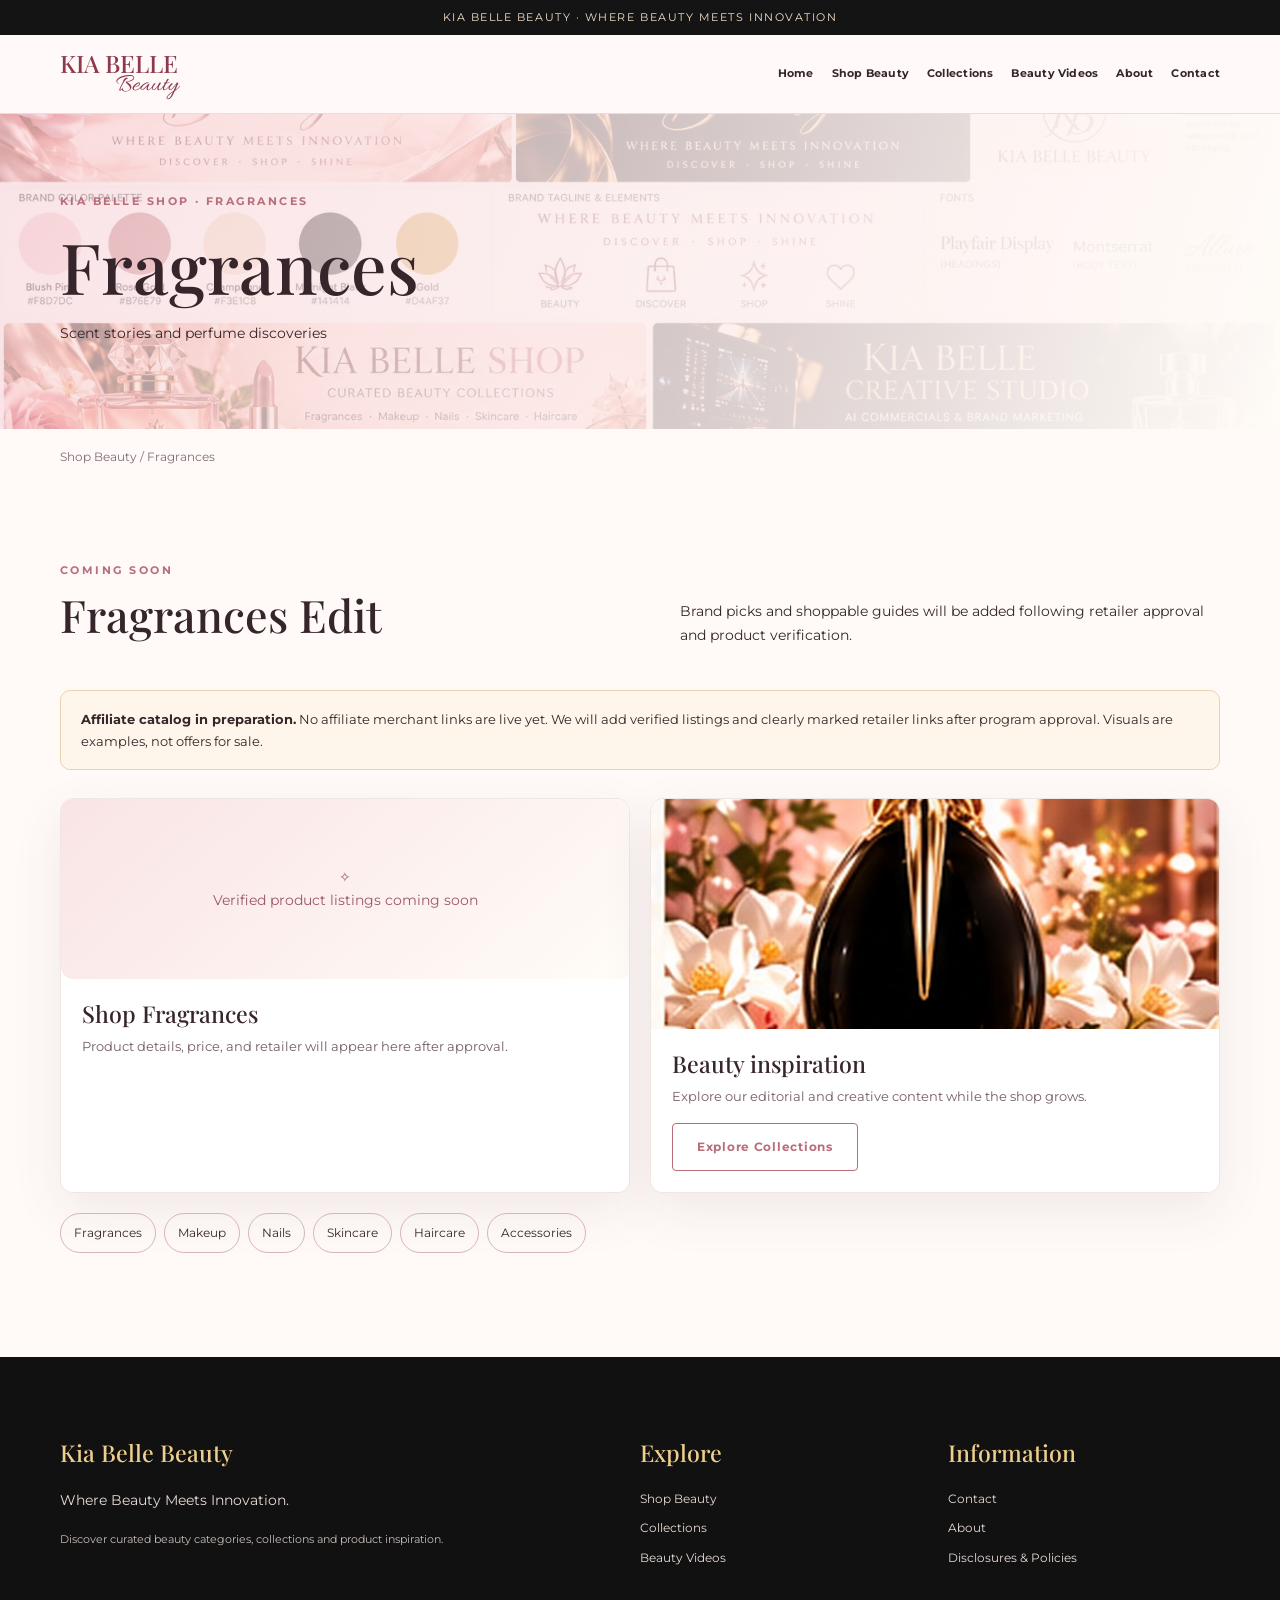
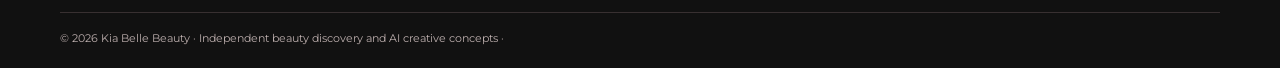
<file: fragrances.html>
<!DOCTYPE html>
<html lang="en"><head><meta charset="utf-8"/><meta content="width=device-width,initial-scale=1" name="viewport"/><meta content="Kia Belle Beauty — beauty discoveries and cinematic AI-assisted advertising concepts. Explore beauty categories and creative services." name="description"/><meta content="#f8d7dc" name="theme-color"/><title>Fragrances | Kia Belle Beauty</title><link href="assets/avatar-light.png" rel="icon" type="image/png"/><link href="css/style.css" rel="stylesheet"/><script defer="" src="js/interaction.js"></script><script async src="https://www.googletagmanager.com/gtag/js?id=G-Q12H4GTGKB"></script><script>window.dataLayer=window.dataLayer||[];function gtag(){dataLayer.push(arguments);}gtag('js',new Date());gtag('config','G-Q12H4GTGKB');</script></head><body><div class="topline">KIA BELLE BEAUTY · WHERE BEAUTY MEETS INNOVATION</div><header class="site-header"><div class="container header-wrap"><a aria-label="Kia Belle Beauty home" class="logo" href="index.html">KIA BELLE<span>Beauty</span></a><button aria-expanded="false" aria-label="Toggle navigation" class="nav-toggle" id="navtoggle">☰ Menu</button><nav class="nav" id="nav"><a class="" href="index.html">Home</a><a class="" href="shop.html">Shop Beauty</a><a class="" href="collections.html">Collections</a><a class="" href="portfolio.html">Beauty Videos</a><a class="" href="about.html">About</a><a class="" href="contact.html">Contact</a></nav></div></header><div class="hero-mini"><div class="container"><div class="eyebrow">Kia Belle Shop · Fragrances</div><h1>Fragrances</h1><p>Scent stories and perfume discoveries</p></div></div><div class="container breadcrumbs"><a href="shop.html">Shop Beauty</a> / Fragrances</div><section class="section"><div class="container"><div class="section-head"><div><div class="eyebrow">Coming soon</div><h2>Fragrances Edit</h2></div><p>Brand picks and shoppable guides will be added following retailer approval and product verification.</p></div><div class="notice"><strong>Affiliate catalog in preparation.</strong> No affiliate merchant links are live yet. We will add verified listings and clearly marked retailer links after program approval. Visuals are examples, not offers for sale.</div><div class="cards two" style="margin-top:28px"><div class="card"><div class="item-placeholder">✧<br/>Verified product listings coming soon</div><div class="body"><h3>Shop Fragrances</h3><p>Product details, price, and retailer will appear here after approval.</p></div></div><div class="card"><img alt="Luxury photorealistic fragrances beauty editorial" class="photo" src="assets/category-fragrances.webp" style="height:230px"/><div class="body"><h3>Beauty inspiration</h3><p>Explore our editorial and creative content while the shop grows.</p><a class="btn btn-outline" href="collections.html">Explore Collections</a></div></div></div><div class="filter-row"><a class="" href="fragrances.html">Fragrances</a><a class="" href="makeup.html">Makeup</a><a class="" href="nails.html">Nails</a><a class="" href="skincare.html">Skincare</a><a class="" href="haircare.html">Haircare</a><a class="" href="accessories.html">Accessories</a></div></div></section><footer class="footer"><div class="container"><div class="footer-grid"><div><h3>Kia Belle Beauty</h3><p>Where Beauty Meets Innovation.</p><p class="site-footer-note">Discover curated beauty categories, collections and product inspiration.</p></div><div><h3>Explore</h3><a class="" href="shop.html">Shop Beauty</a><a class="" href="collections.html">Collections</a><a class="" href="portfolio.html">Beauty Videos</a></div><div><h3>Information</h3><a class="" href="contact.html">Contact</a><a class="" href="about.html">About</a><a class="" href="disclosures.html">Disclosures &amp; Policies</a></div></div><div class="foot-bottom">© 2026 Kia Belle Beauty · Independent beauty discovery and AI creative concepts ·</div></div></footer></body></html>
</file>
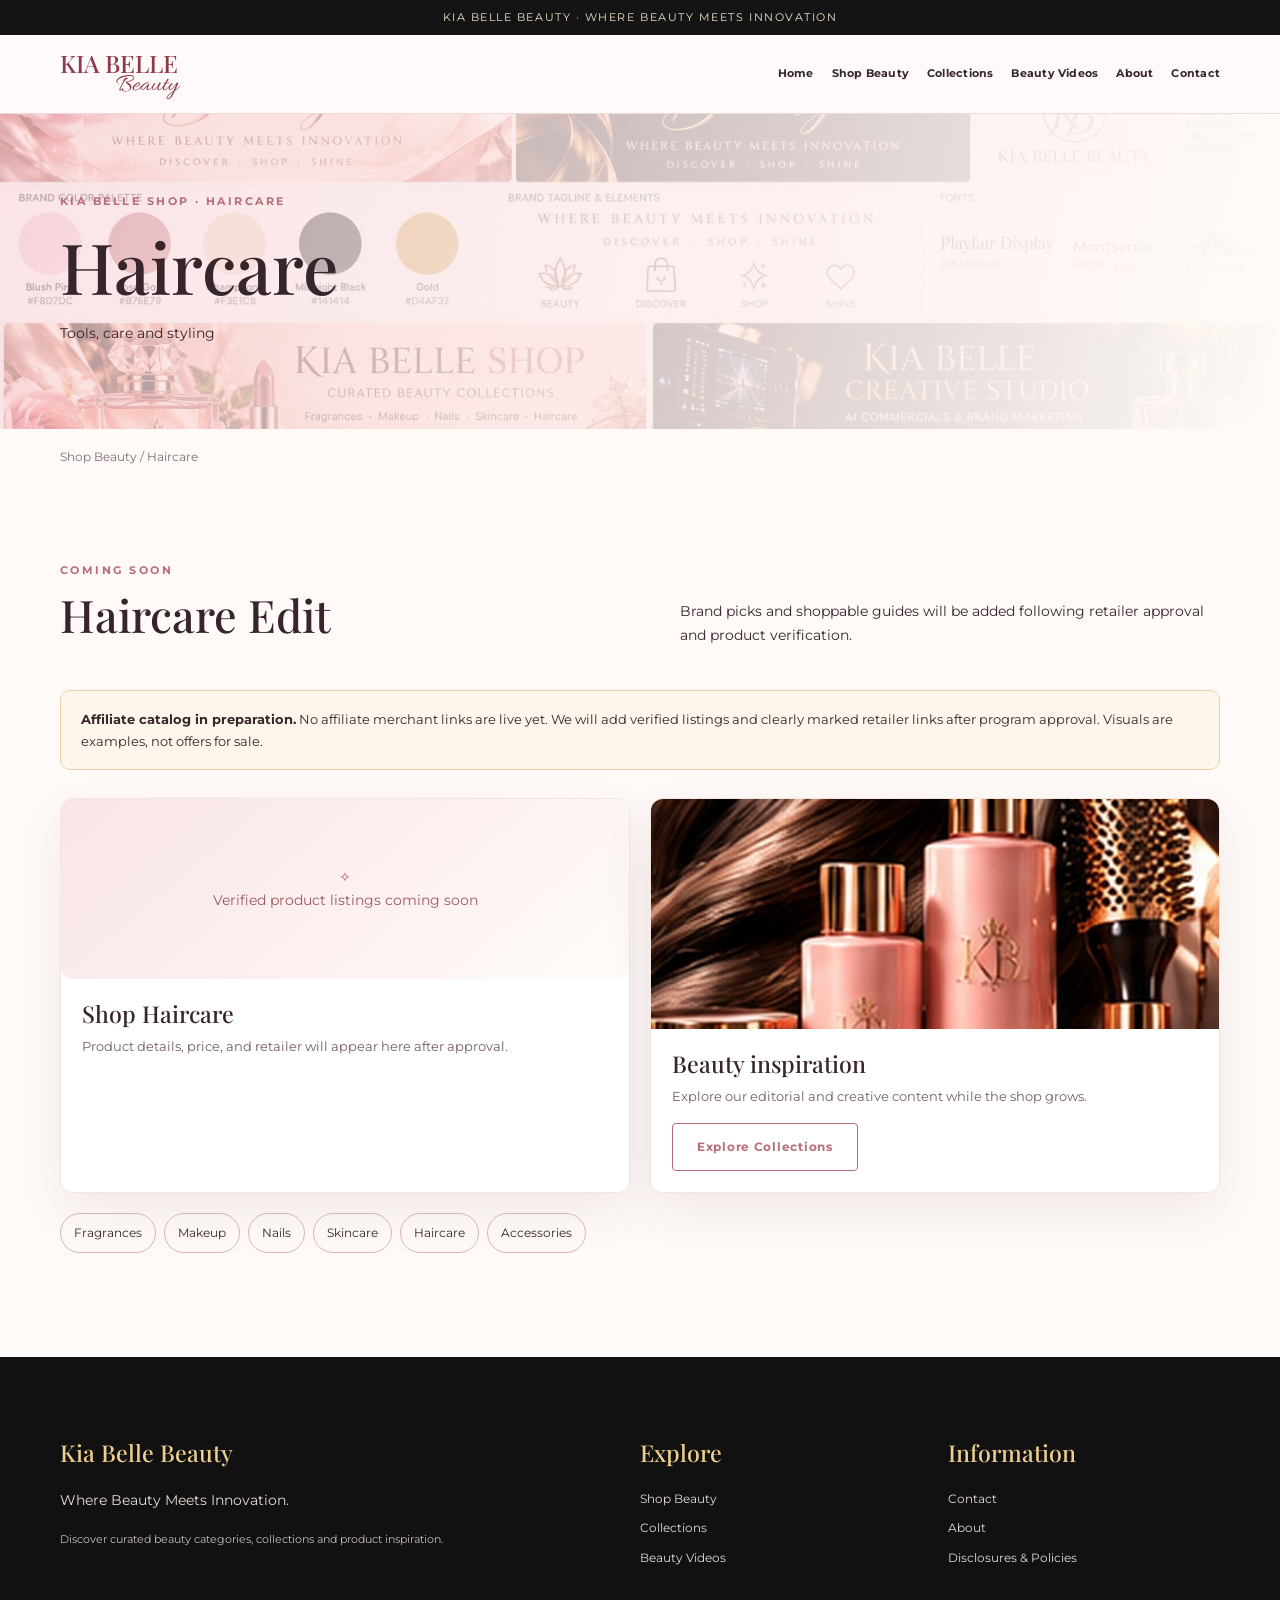
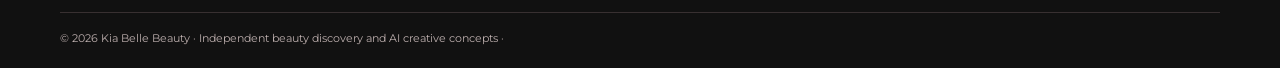
<file: haircare.html>
<!DOCTYPE html>
<html lang="en"><head><meta charset="utf-8"/><meta content="width=device-width,initial-scale=1" name="viewport"/><meta content="Kia Belle Beauty — beauty discoveries and cinematic AI-assisted advertising concepts. Explore beauty categories and creative services." name="description"/><meta content="#f8d7dc" name="theme-color"/><title>Haircare | Kia Belle Beauty</title><link href="assets/avatar-light.png" rel="icon" type="image/png"/><link href="css/style.css" rel="stylesheet"/><script defer="" src="js/interaction.js"></script><script async src="https://www.googletagmanager.com/gtag/js?id=G-Q12H4GTGKB"></script><script>window.dataLayer=window.dataLayer||[];function gtag(){dataLayer.push(arguments);}gtag('js',new Date());gtag('config','G-Q12H4GTGKB');</script></head><body><div class="topline">KIA BELLE BEAUTY · WHERE BEAUTY MEETS INNOVATION</div><header class="site-header"><div class="container header-wrap"><a aria-label="Kia Belle Beauty home" class="logo" href="index.html">KIA BELLE<span>Beauty</span></a><button aria-expanded="false" aria-label="Toggle navigation" class="nav-toggle" id="navtoggle">☰ Menu</button><nav class="nav" id="nav"><a class="" href="index.html">Home</a><a class="" href="shop.html">Shop Beauty</a><a class="" href="collections.html">Collections</a><a class="" href="portfolio.html">Beauty Videos</a><a class="" href="about.html">About</a><a class="" href="contact.html">Contact</a></nav></div></header><div class="hero-mini"><div class="container"><div class="eyebrow">Kia Belle Shop · Haircare</div><h1>Haircare</h1><p>Tools, care and styling</p></div></div><div class="container breadcrumbs"><a href="shop.html">Shop Beauty</a> / Haircare</div><section class="section"><div class="container"><div class="section-head"><div><div class="eyebrow">Coming soon</div><h2>Haircare Edit</h2></div><p>Brand picks and shoppable guides will be added following retailer approval and product verification.</p></div><div class="notice"><strong>Affiliate catalog in preparation.</strong> No affiliate merchant links are live yet. We will add verified listings and clearly marked retailer links after program approval. Visuals are examples, not offers for sale.</div><div class="cards two" style="margin-top:28px"><div class="card"><div class="item-placeholder">✧<br/>Verified product listings coming soon</div><div class="body"><h3>Shop Haircare</h3><p>Product details, price, and retailer will appear here after approval.</p></div></div><div class="card"><img alt="Luxury photorealistic haircare beauty editorial" class="photo" src="assets/category-haircare.webp" style="height:230px"/><div class="body"><h3>Beauty inspiration</h3><p>Explore our editorial and creative content while the shop grows.</p><a class="btn btn-outline" href="collections.html">Explore Collections</a></div></div></div><div class="filter-row"><a class="" href="fragrances.html">Fragrances</a><a class="" href="makeup.html">Makeup</a><a class="" href="nails.html">Nails</a><a class="" href="skincare.html">Skincare</a><a class="" href="haircare.html">Haircare</a><a class="" href="accessories.html">Accessories</a></div></div></section><footer class="footer"><div class="container"><div class="footer-grid"><div><h3>Kia Belle Beauty</h3><p>Where Beauty Meets Innovation.</p><p class="site-footer-note">Discover curated beauty categories, collections and product inspiration.</p></div><div><h3>Explore</h3><a class="" href="shop.html">Shop Beauty</a><a class="" href="collections.html">Collections</a><a class="" href="portfolio.html">Beauty Videos</a></div><div><h3>Information</h3><a class="" href="contact.html">Contact</a><a class="" href="about.html">About</a><a class="" href="disclosures.html">Disclosures &amp; Policies</a></div></div><div class="foot-bottom">© 2026 Kia Belle Beauty · Independent beauty discovery and AI creative concepts ·</div></div></footer></body></html>
</file>
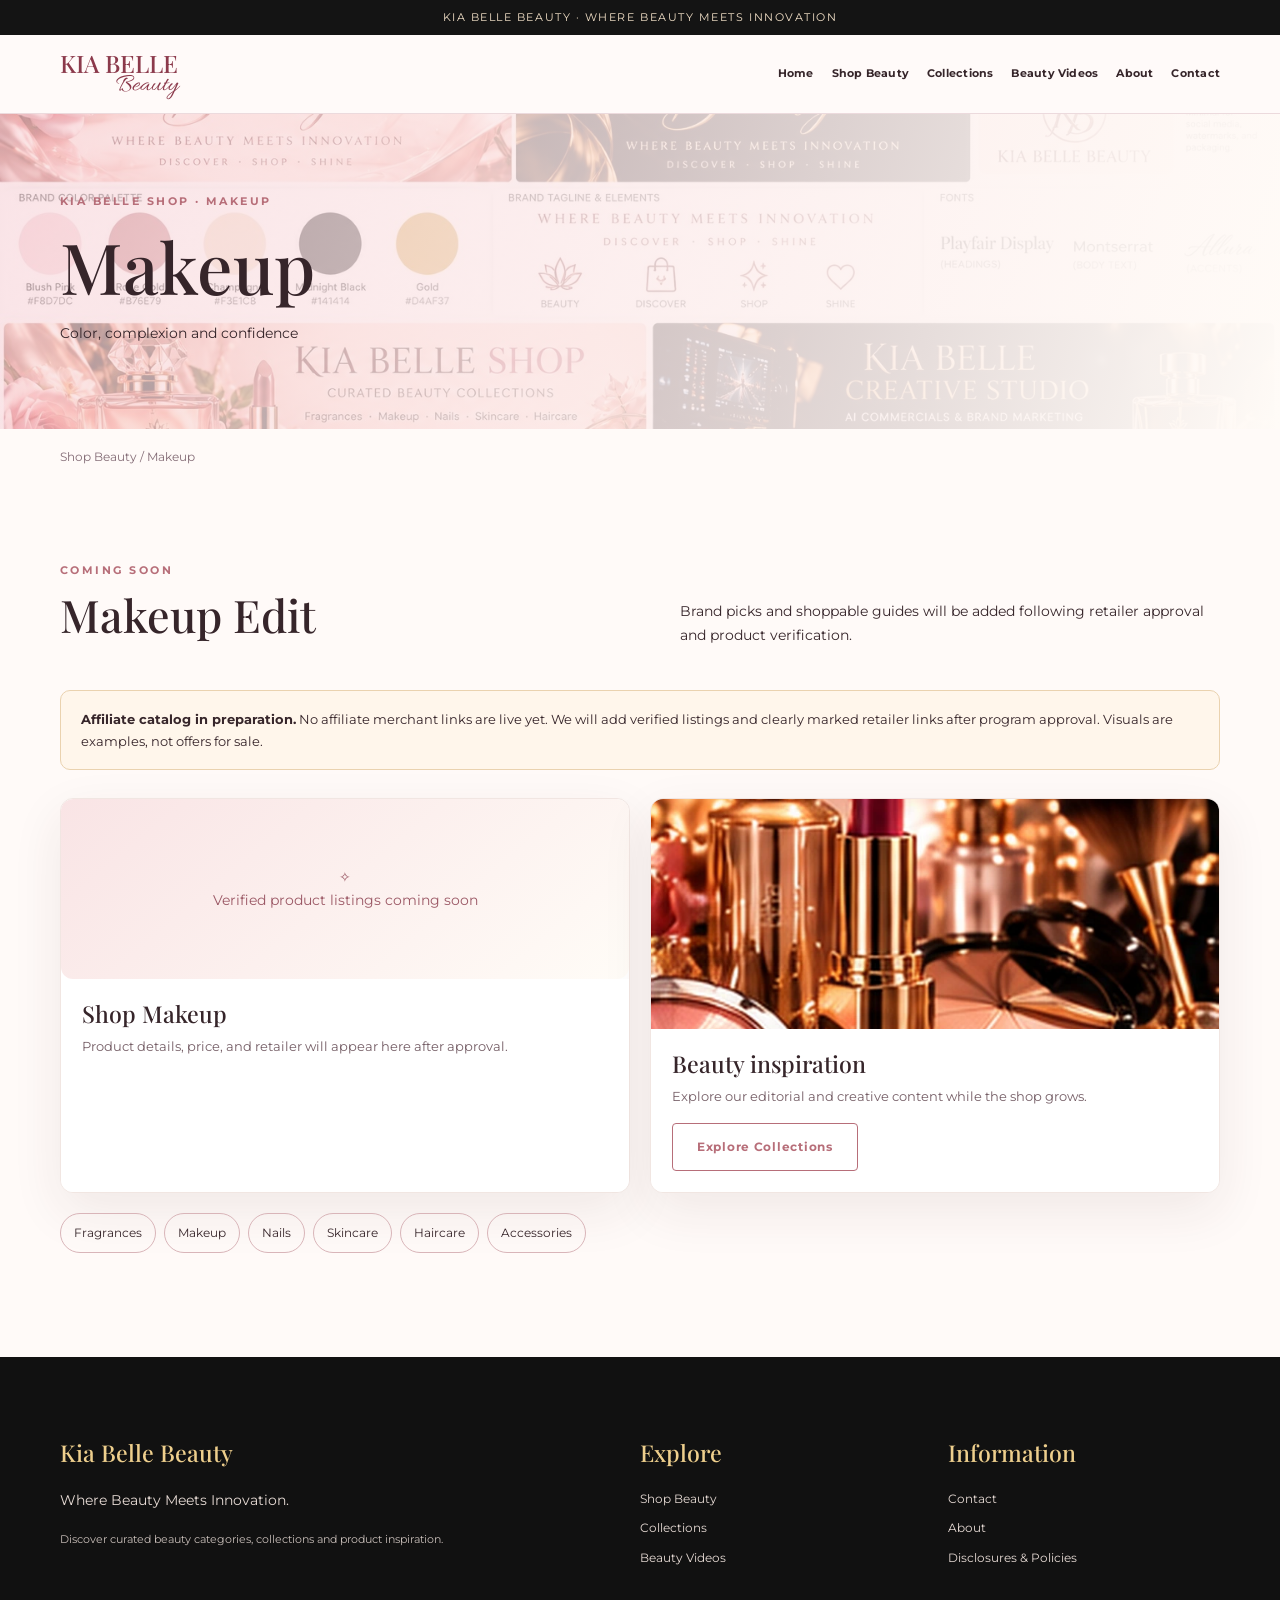
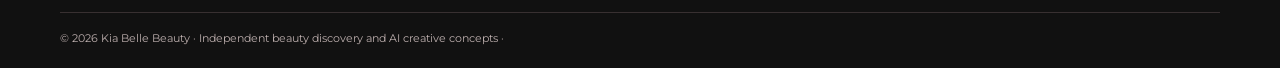
<file: makeup.html>
<!DOCTYPE html>
<html lang="en"><head><meta charset="utf-8"/><meta content="width=device-width,initial-scale=1" name="viewport"/><meta content="Kia Belle Beauty — beauty discoveries and cinematic AI-assisted advertising concepts. Explore beauty categories and creative services." name="description"/><meta content="#f8d7dc" name="theme-color"/><title>Makeup | Kia Belle Beauty</title><link href="assets/avatar-light.png" rel="icon" type="image/png"/><link href="css/style.css" rel="stylesheet"/><script defer="" src="js/interaction.js"></script><script async src="https://www.googletagmanager.com/gtag/js?id=G-Q12H4GTGKB"></script><script>window.dataLayer=window.dataLayer||[];function gtag(){dataLayer.push(arguments);}gtag('js',new Date());gtag('config','G-Q12H4GTGKB');</script></head><body><div class="topline">KIA BELLE BEAUTY · WHERE BEAUTY MEETS INNOVATION</div><header class="site-header"><div class="container header-wrap"><a aria-label="Kia Belle Beauty home" class="logo" href="index.html">KIA BELLE<span>Beauty</span></a><button aria-expanded="false" aria-label="Toggle navigation" class="nav-toggle" id="navtoggle">☰ Menu</button><nav class="nav" id="nav"><a class="" href="index.html">Home</a><a class="" href="shop.html">Shop Beauty</a><a class="" href="collections.html">Collections</a><a class="" href="portfolio.html">Beauty Videos</a><a class="" href="about.html">About</a><a class="" href="contact.html">Contact</a></nav></div></header><div class="hero-mini"><div class="container"><div class="eyebrow">Kia Belle Shop · Makeup</div><h1>Makeup</h1><p>Color, complexion and confidence</p></div></div><div class="container breadcrumbs"><a href="shop.html">Shop Beauty</a> / Makeup</div><section class="section"><div class="container"><div class="section-head"><div><div class="eyebrow">Coming soon</div><h2>Makeup Edit</h2></div><p>Brand picks and shoppable guides will be added following retailer approval and product verification.</p></div><div class="notice"><strong>Affiliate catalog in preparation.</strong> No affiliate merchant links are live yet. We will add verified listings and clearly marked retailer links after program approval. Visuals are examples, not offers for sale.</div><div class="cards two" style="margin-top:28px"><div class="card"><div class="item-placeholder">✧<br/>Verified product listings coming soon</div><div class="body"><h3>Shop Makeup</h3><p>Product details, price, and retailer will appear here after approval.</p></div></div><div class="card"><img alt="Luxury photorealistic makeup beauty editorial" class="photo" src="assets/category-makeup.webp" style="height:230px"/><div class="body"><h3>Beauty inspiration</h3><p>Explore our editorial and creative content while the shop grows.</p><a class="btn btn-outline" href="collections.html">Explore Collections</a></div></div></div><div class="filter-row"><a class="" href="fragrances.html">Fragrances</a><a class="" href="makeup.html">Makeup</a><a class="" href="nails.html">Nails</a><a class="" href="skincare.html">Skincare</a><a class="" href="haircare.html">Haircare</a><a class="" href="accessories.html">Accessories</a></div></div></section><footer class="footer"><div class="container"><div class="footer-grid"><div><h3>Kia Belle Beauty</h3><p>Where Beauty Meets Innovation.</p><p class="site-footer-note">Discover curated beauty categories, collections and product inspiration.</p></div><div><h3>Explore</h3><a class="" href="shop.html">Shop Beauty</a><a class="" href="collections.html">Collections</a><a class="" href="portfolio.html">Beauty Videos</a></div><div><h3>Information</h3><a class="" href="contact.html">Contact</a><a class="" href="about.html">About</a><a class="" href="disclosures.html">Disclosures &amp; Policies</a></div></div><div class="foot-bottom">© 2026 Kia Belle Beauty · Independent beauty discovery and AI creative concepts ·</div></div></footer></body></html>
</file>
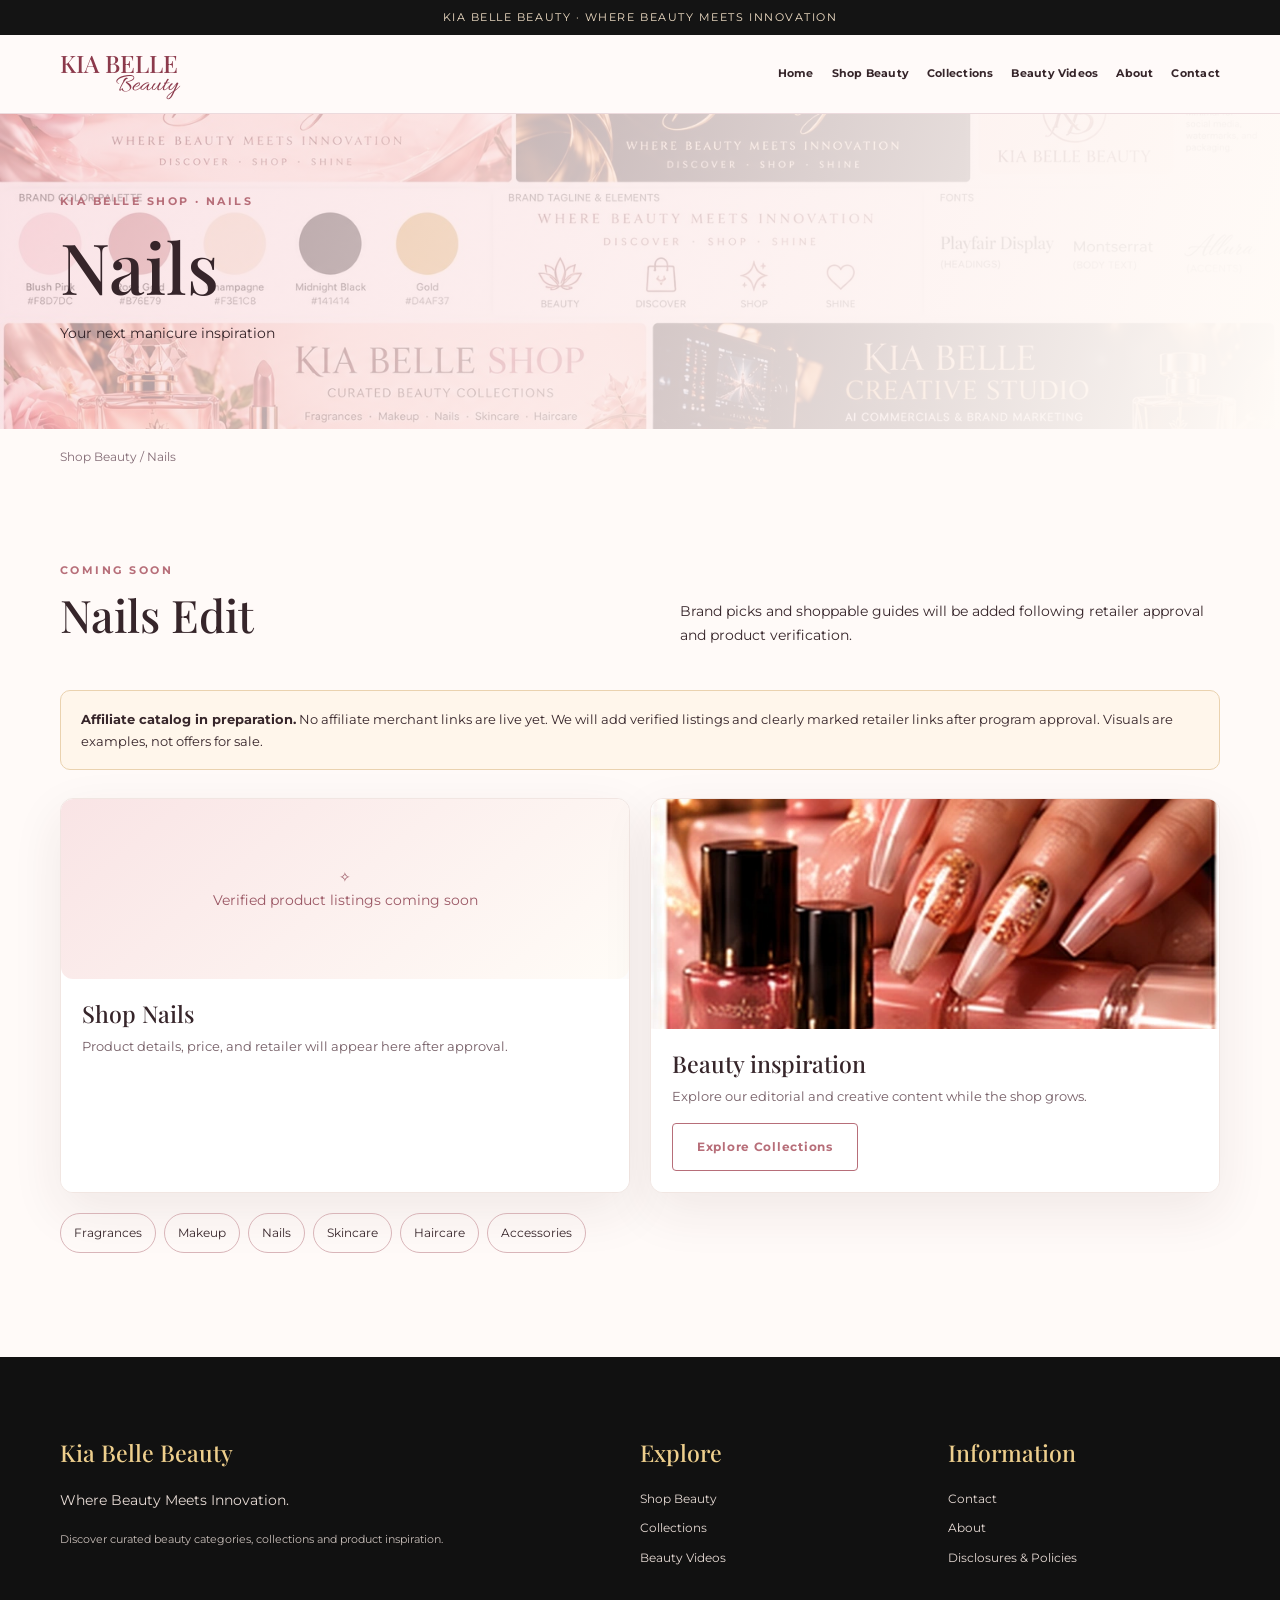
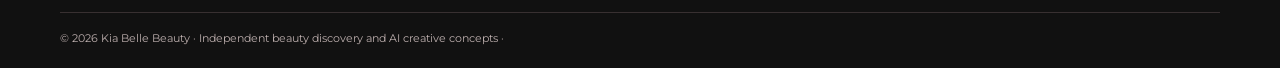
<file: nails.html>
<!DOCTYPE html>
<html lang="en"><head><meta charset="utf-8"/><meta content="width=device-width,initial-scale=1" name="viewport"/><meta content="Kia Belle Beauty — beauty discoveries and cinematic AI-assisted advertising concepts. Explore beauty categories and creative services." name="description"/><meta content="#f8d7dc" name="theme-color"/><title>Nails | Kia Belle Beauty</title><link href="assets/avatar-light.png" rel="icon" type="image/png"/><link href="css/style.css" rel="stylesheet"/><script defer="" src="js/interaction.js"></script><script async src="https://www.googletagmanager.com/gtag/js?id=G-Q12H4GTGKB"></script><script>window.dataLayer=window.dataLayer||[];function gtag(){dataLayer.push(arguments);}gtag('js',new Date());gtag('config','G-Q12H4GTGKB');</script></head><body><div class="topline">KIA BELLE BEAUTY · WHERE BEAUTY MEETS INNOVATION</div><header class="site-header"><div class="container header-wrap"><a aria-label="Kia Belle Beauty home" class="logo" href="index.html">KIA BELLE<span>Beauty</span></a><button aria-expanded="false" aria-label="Toggle navigation" class="nav-toggle" id="navtoggle">☰ Menu</button><nav class="nav" id="nav"><a class="" href="index.html">Home</a><a class="" href="shop.html">Shop Beauty</a><a class="" href="collections.html">Collections</a><a class="" href="portfolio.html">Beauty Videos</a><a class="" href="about.html">About</a><a class="" href="contact.html">Contact</a></nav></div></header><div class="hero-mini"><div class="container"><div class="eyebrow">Kia Belle Shop · Nails</div><h1>Nails</h1><p>Your next manicure inspiration</p></div></div><div class="container breadcrumbs"><a href="shop.html">Shop Beauty</a> / Nails</div><section class="section"><div class="container"><div class="section-head"><div><div class="eyebrow">Coming soon</div><h2>Nails Edit</h2></div><p>Brand picks and shoppable guides will be added following retailer approval and product verification.</p></div><div class="notice"><strong>Affiliate catalog in preparation.</strong> No affiliate merchant links are live yet. We will add verified listings and clearly marked retailer links after program approval. Visuals are examples, not offers for sale.</div><div class="cards two" style="margin-top:28px"><div class="card"><div class="item-placeholder">✧<br/>Verified product listings coming soon</div><div class="body"><h3>Shop Nails</h3><p>Product details, price, and retailer will appear here after approval.</p></div></div><div class="card"><img alt="Luxury photorealistic nails beauty editorial" class="photo" src="assets/category-nails.webp" style="height:230px"/><div class="body"><h3>Beauty inspiration</h3><p>Explore our editorial and creative content while the shop grows.</p><a class="btn btn-outline" href="collections.html">Explore Collections</a></div></div></div><div class="filter-row"><a class="" href="fragrances.html">Fragrances</a><a class="" href="makeup.html">Makeup</a><a class="" href="nails.html">Nails</a><a class="" href="skincare.html">Skincare</a><a class="" href="haircare.html">Haircare</a><a class="" href="accessories.html">Accessories</a></div></div></section><footer class="footer"><div class="container"><div class="footer-grid"><div><h3>Kia Belle Beauty</h3><p>Where Beauty Meets Innovation.</p><p class="site-footer-note">Discover curated beauty categories, collections and product inspiration.</p></div><div><h3>Explore</h3><a class="" href="shop.html">Shop Beauty</a><a class="" href="collections.html">Collections</a><a class="" href="portfolio.html">Beauty Videos</a></div><div><h3>Information</h3><a class="" href="contact.html">Contact</a><a class="" href="about.html">About</a><a class="" href="disclosures.html">Disclosures &amp; Policies</a></div></div><div class="foot-bottom">© 2026 Kia Belle Beauty · Independent beauty discovery and AI creative concepts ·</div></div></footer></body></html>
</file>
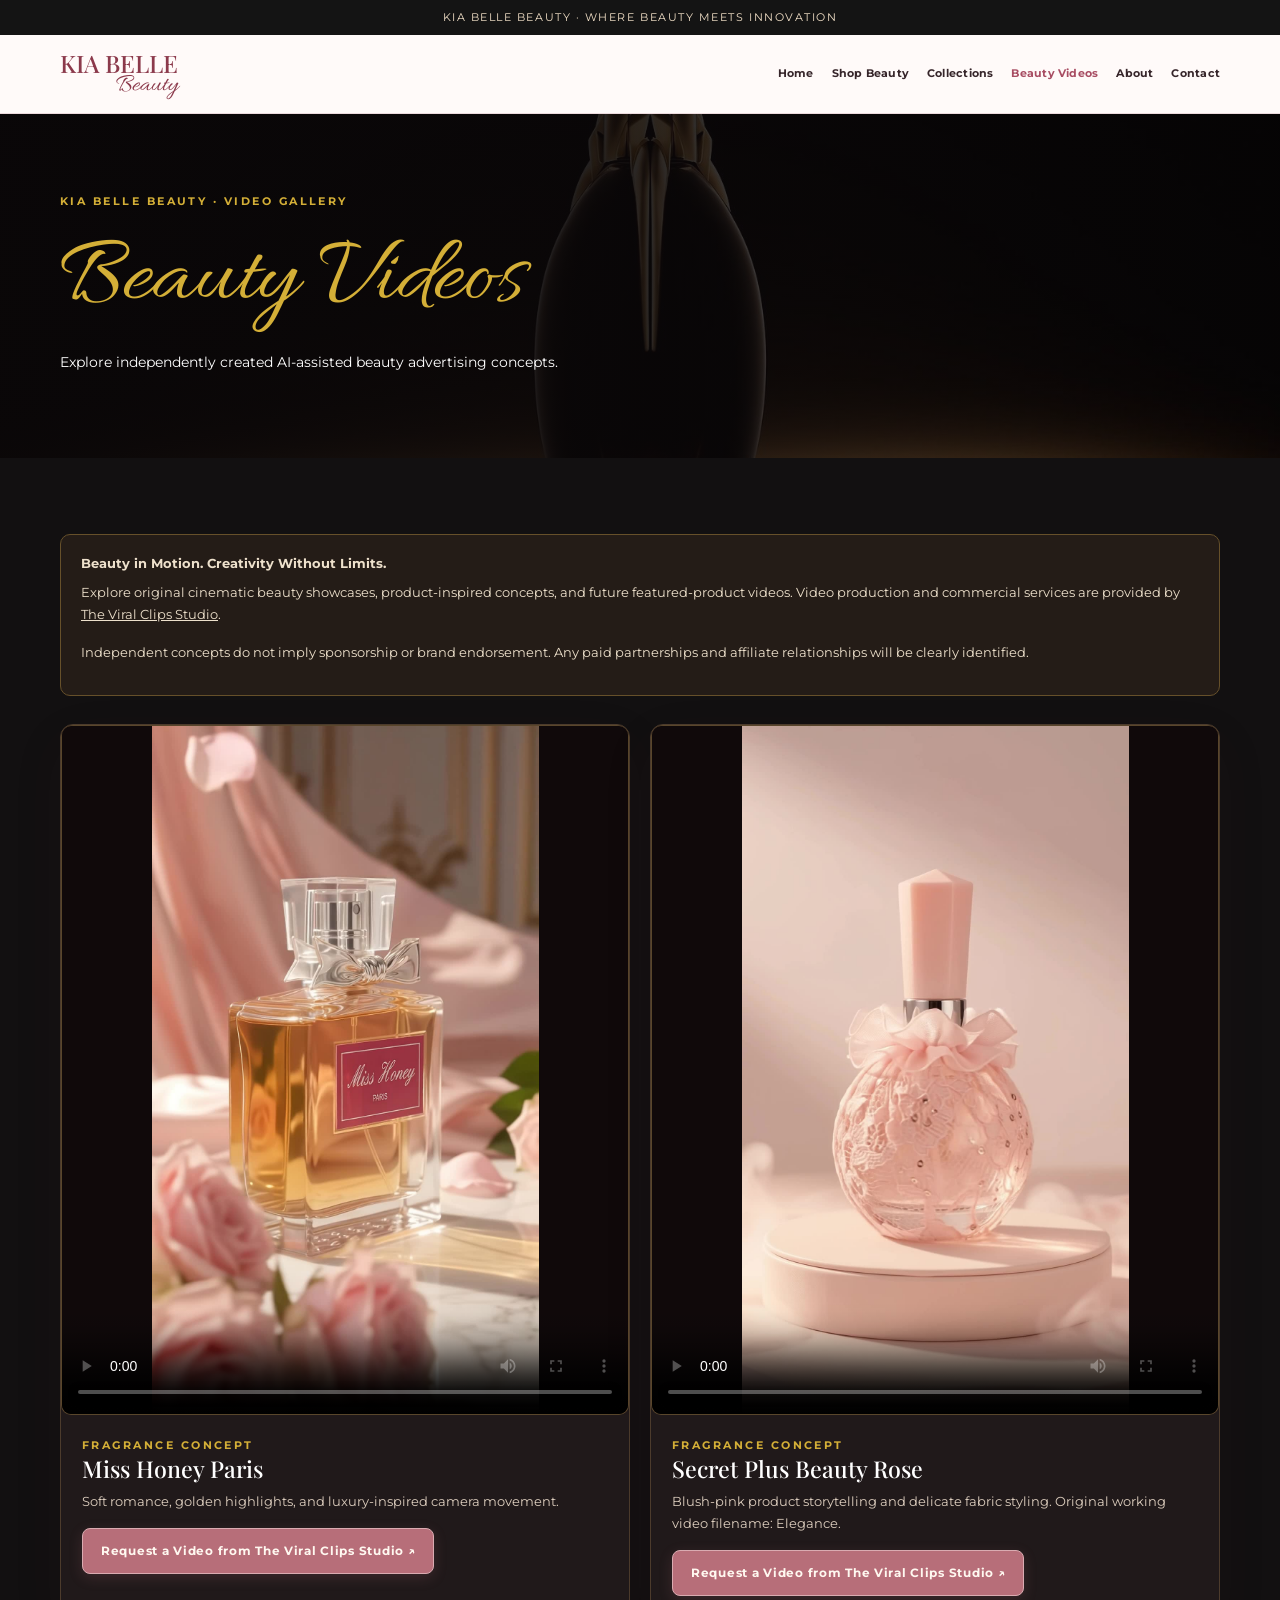
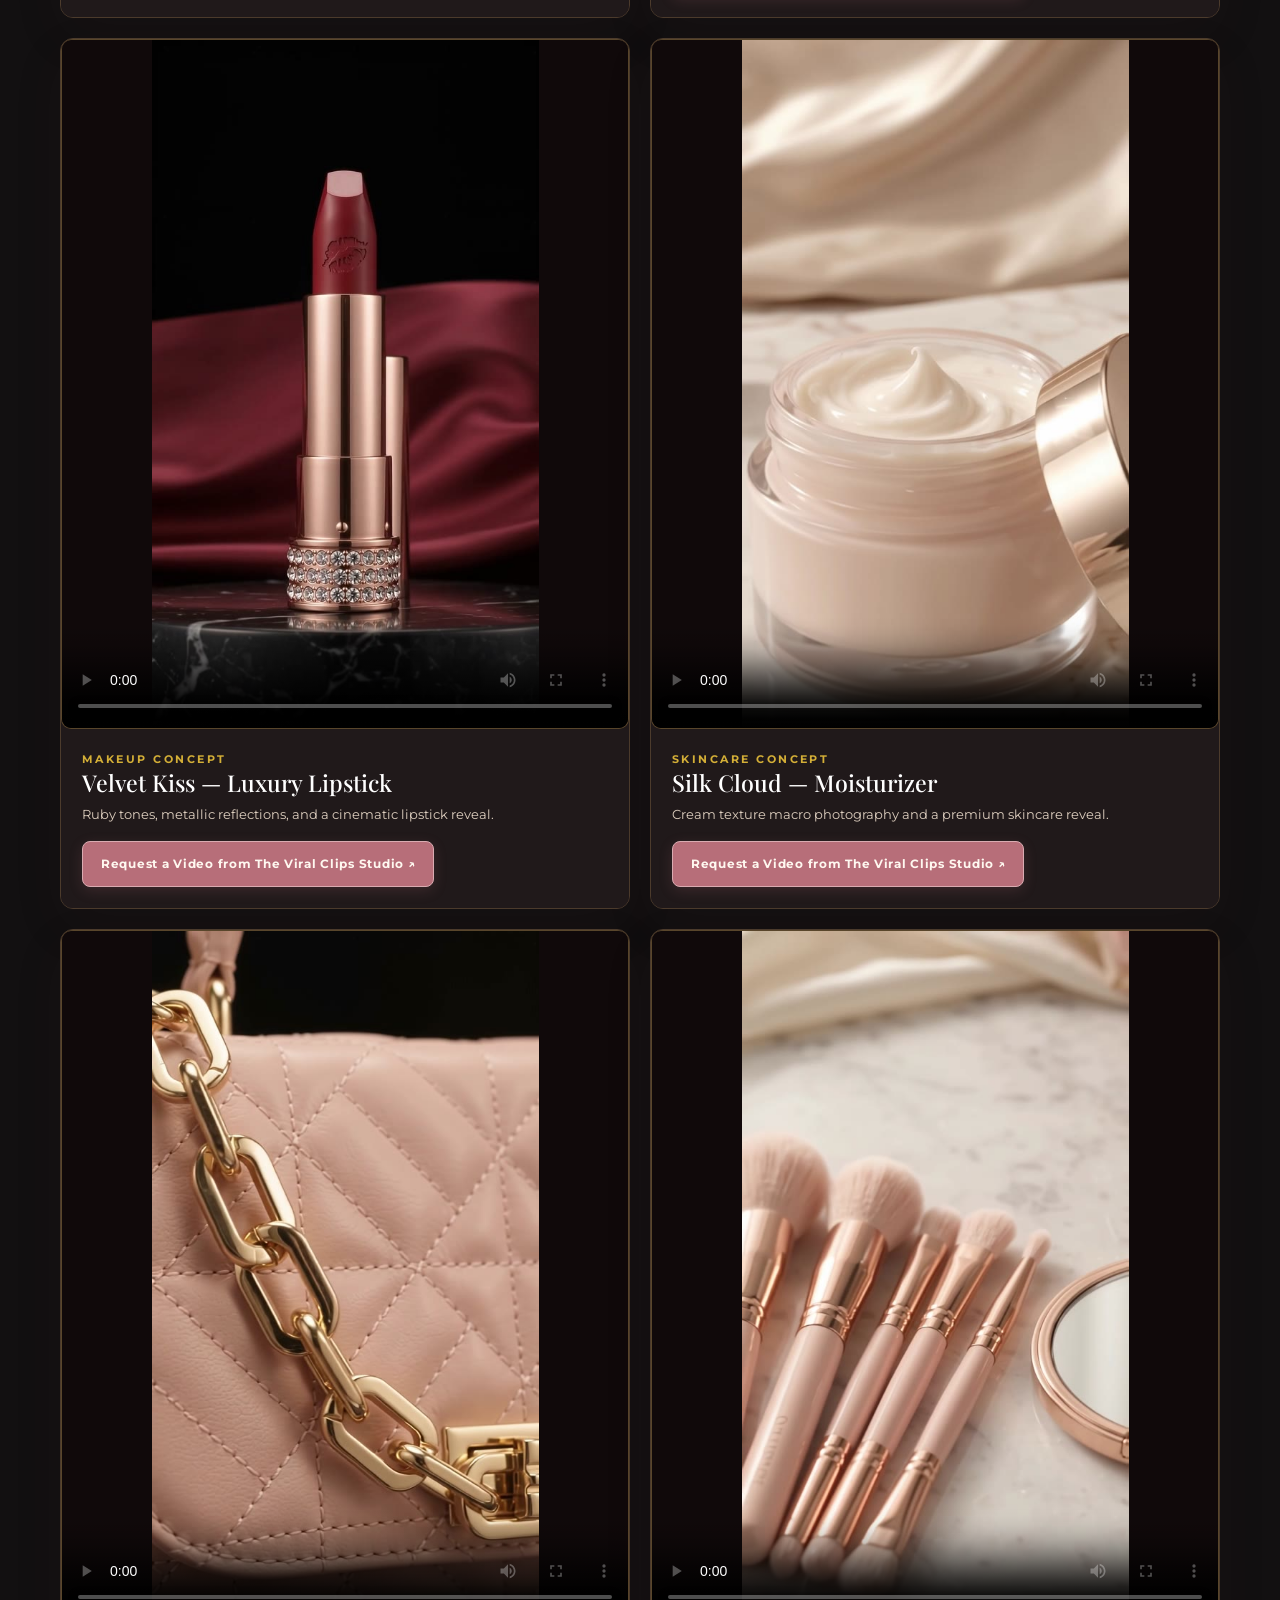
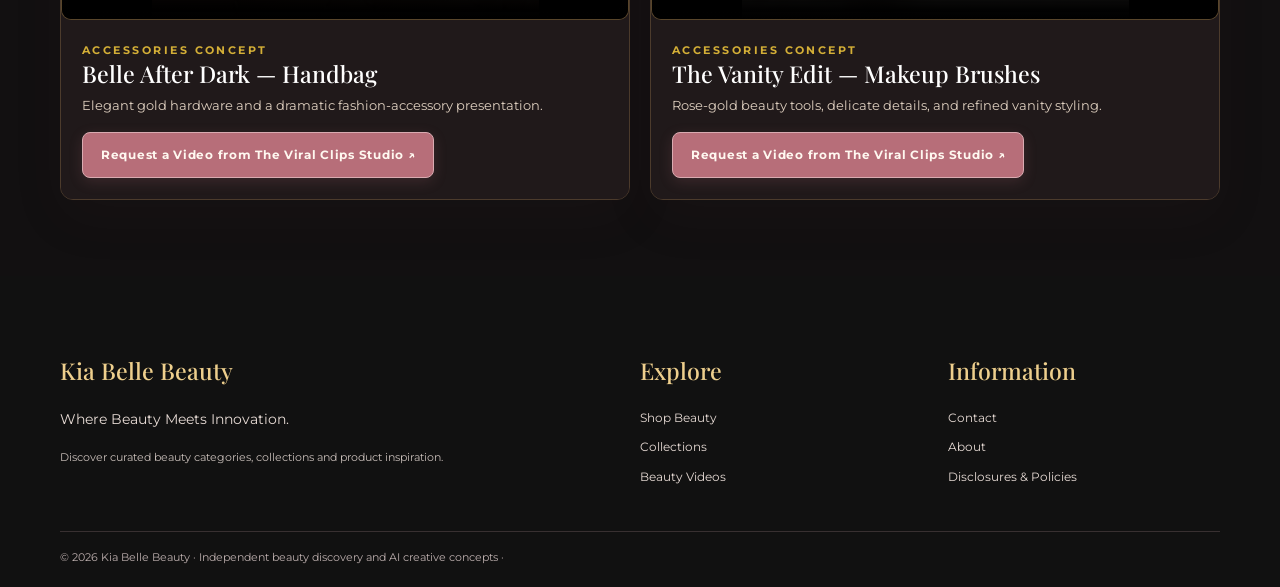
<file: portfolio.html>
<!DOCTYPE html>
<html lang="en">
<head>
  <meta charset="utf-8">
  <meta name="viewport" content="width=device-width, initial-scale=1">
  <meta name="description" content="Kia Belle Beauty — beauty discoveries and cinematic AI-assisted advertising concepts. Explore beauty categories and creative services.">
  <meta name="theme-color" content="#f8d7dc">
  
  <title>Beauty Videos | Kia Belle Beauty</title>
  
  <link rel="icon" type="image/png" href="assets/avatar-light.png">
  <link rel="stylesheet" href="css/style.css">
  
  <script defer src="js/interaction.js"></script>
<script async src="https://www.googletagmanager.com/gtag/js?id=G-Q12H4GTGKB"></script><script>window.dataLayer=window.dataLayer||[];function gtag(){dataLayer.push(arguments);}gtag('js',new Date());gtag('config','G-Q12H4GTGKB');</script></head>

<body>
  <div class="topline">
    KIA BELLE BEAUTY · WHERE BEAUTY MEETS INNOVATION
  </div>

  <header class="site-header">
    <div class="container header-wrap">
      <a class="logo" href="index.html" aria-label="Kia Belle Beauty home">
        KIA BELLE<span>Beauty</span>
      </a>

      <button id="navtoggle" class="nav-toggle" aria-expanded="false" aria-label="Toggle navigation">
        ☰ Menu
      </button>

      <nav id="nav" class="nav">
        <a href="index.html">Home</a>
        <a href="shop.html">Shop Beauty</a>
        <a href="collections.html">Collections</a>
        
        
        <a class="active" href="portfolio.html">Beauty Videos</a>
        <a href="about.html">About</a>
        <a href="contact.html">Contact</a>
      </nav>
    </div>
  </header>

  <div class="hero-mini dark">
    <div class="container">
      <div class="eyebrow">Kia Belle Beauty · Video Gallery</div>
      <h1><span class="script" style="color: var(--gold);">Beauty Videos</span></h1>
      <p>Explore independently created AI-assisted beauty advertising concepts.</p>
    </div>
  </div>

  <section class="section dark">
    <div class="container">
      <div class="notice"><strong>Beauty in Motion. Creativity Without Limits.</strong><p>Explore original cinematic beauty showcases, product-inspired concepts, and future featured-product videos. Video production and commercial services are provided by <a href="https://the-viral-clips-studio.kia-dev-studios.workers.dev/services" target="_blank" rel="noopener noreferrer">The Viral Clips Studio</a>.</p><p>Independent concepts do not imply sponsorship or brand endorsement. Any paid partnerships and affiliate relationships will be clearly identified.</p></div>

      <div class="cards two" style="margin-top: 28px;">
        <!-- Card 1 -->
        <article class="card darkcard">
          <video class="media-video" controls playsinline poster="assets/portfolio-miss-honey.jpg" preload="metadata">
            <source src="assets/Miss_Honey_Perfume_Commercial.mp4" type="video/mp4">
            Your browser does not support video playback.
          </video>
          <div class="body">
            <div class="eyebrow" style="color: var(--gold);">Fragrance concept</div>
            <h3>Miss Honey Paris</h3>
            <p>Soft romance, golden highlights, and luxury-inspired camera movement.</p>
            <a class="btn btn-portfolio" href="https://the-viral-clips-studio.kia-dev-studios.workers.dev/services" target="_blank" rel="noopener noreferrer">Request a Video from The Viral Clips Studio ↗</a>
          </div>
        </article>

        <!-- Card 2 -->
        <article class="card darkcard">
          <video class="media-video" controls playsinline poster="assets/portfolio-beauty-rose.jpg" preload="metadata">
            <source src="assets/Elegance_Perfume_Commercial.mp4" type="video/mp4">
            Your browser does not support video playback.
          </video>
          <div class="body">
            <div class="eyebrow" style="color: var(--gold);">Fragrance concept</div>
            <h3>Secret Plus Beauty Rose</h3>
            <p>Blush-pink product storytelling and delicate fabric styling. Original working video filename: Elegance.</p>
            <a class="btn btn-portfolio" href="https://the-viral-clips-studio.kia-dev-studios.workers.dev/services" target="_blank" rel="noopener noreferrer">Request a Video from The Viral Clips Studio ↗</a>
          </div>
        </article>

        <!-- Card 3 -->
        <article class="card darkcard">
          <video class="media-video" controls playsinline poster="assets/Lipstick_commercial.jpg" preload="metadata" aria-label="Play Velvet Kiss — Luxury Lipstick commercial">
            <source src="assets/Lipstick_commercial.mp4" type="video/mp4">
            Your browser does not support video playback.
          </video>
          <div class="body">
            <div class="eyebrow" style="color: var(--gold);">Makeup concept</div>
            <h3>Velvet Kiss — Luxury Lipstick</h3>
            <p>Ruby tones, metallic reflections, and a cinematic lipstick reveal.</p>
            <a class="btn btn-portfolio" href="https://the-viral-clips-studio.kia-dev-studios.workers.dev/services" target="_blank" rel="noopener noreferrer">Request a Video from The Viral Clips Studio ↗</a>
          </div>
        </article>

        <!-- Card 4 -->
        <article class="card darkcard">
          <video class="media-video" controls playsinline poster="assets/Producing_luxury_moisturizer.jpg" preload="metadata" aria-label="Play Silk Cloud — Moisturizer commercial">
            <source src="assets/Producing_luxury_moisturizer.mp4" type="video/mp4">
            Your browser does not support video playback.
          </video>
          <div class="body">
            <div class="eyebrow" style="color: var(--gold);">Skincare concept</div>
            <h3>Silk Cloud — Moisturizer</h3>
            <p>Cream texture macro photography and a premium skincare reveal.</p>
            <a class="btn btn-portfolio" href="https://the-viral-clips-studio.kia-dev-studios.workers.dev/services" target="_blank" rel="noopener noreferrer">Request a Video from The Viral Clips Studio ↗</a>
          </div>
        </article>

        <!-- Card 5 -->
        <article class="card darkcard">
          <video class="media-video" controls playsinline poster="assets/Handbag_commercial.jpg" preload="metadata" aria-label="Play Belle After Dark — Handbag commercial">
            <source src="assets/Handbag_commercial.mp4" type="video/mp4">
            Your browser does not support video playback.
          </video>
          <div class="body">
            <div class="eyebrow" style="color: var(--gold);">Accessories concept</div>
            <h3>Belle After Dark — Handbag</h3>
            <p>Elegant gold hardware and a dramatic fashion-accessory presentation.</p>
            <a class="btn btn-portfolio" href="https://the-viral-clips-studio.kia-dev-studios.workers.dev/services" target="_blank" rel="noopener noreferrer">Request a Video from The Viral Clips Studio ↗</a>
          </div>
        </article>

        <!-- Card 6 -->
        <article class="card darkcard">
          <video class="media-video" controls playsinline poster="assets/Makeup_brushes_on_vanity_.jpg" preload="metadata" aria-label="Play The Vanity Edit — Makeup Brushes commercial">
            <source src="assets/Makeup_brushes_on_vanity_.mp4" type="video/mp4">
            Your browser does not support video playback.
          </video>
          <div class="body">
            <div class="eyebrow" style="color: var(--gold);">Accessories concept</div>
            <h3>The Vanity Edit — Makeup Brushes</h3>
            <p>Rose-gold beauty tools, delicate details, and refined vanity styling.</p>
            <a class="btn btn-portfolio" href="https://the-viral-clips-studio.kia-dev-studios.workers.dev/services" target="_blank" rel="noopener noreferrer">Request a Video from The Viral Clips Studio ↗</a>
          </div>
        </article>
      </div>
    </div>
  </section>

  <footer class="footer">
    <div class="container">
      <div class="footer-grid">
        <div>
          <h3>Kia Belle Beauty</h3>
          <p>Where Beauty Meets Innovation.</p>
          <p class="site-footer-note">
            Discover curated beauty categories, collections and product inspiration.
          </p>
        </div>

        <div>
          <h3>Explore</h3>
          <a href="shop.html">Shop Beauty</a>
          <a href="collections.html">Collections</a>
          
          <a href="portfolio.html">Beauty Videos</a>
        </div>

        <div>
          <h3>Information</h3>
          <a href="contact.html">Contact</a>
          <a href="about.html">About</a>
          <a href="disclosures.html">Disclosures &amp; Policies</a>
        </div>
      </div>

      <div class="foot-bottom">
        © 2026 Kia Belle Beauty · Independent beauty discovery and AI creative concepts ·
      </div>
    </div>
  </footer>
</body>
</html>
</file>
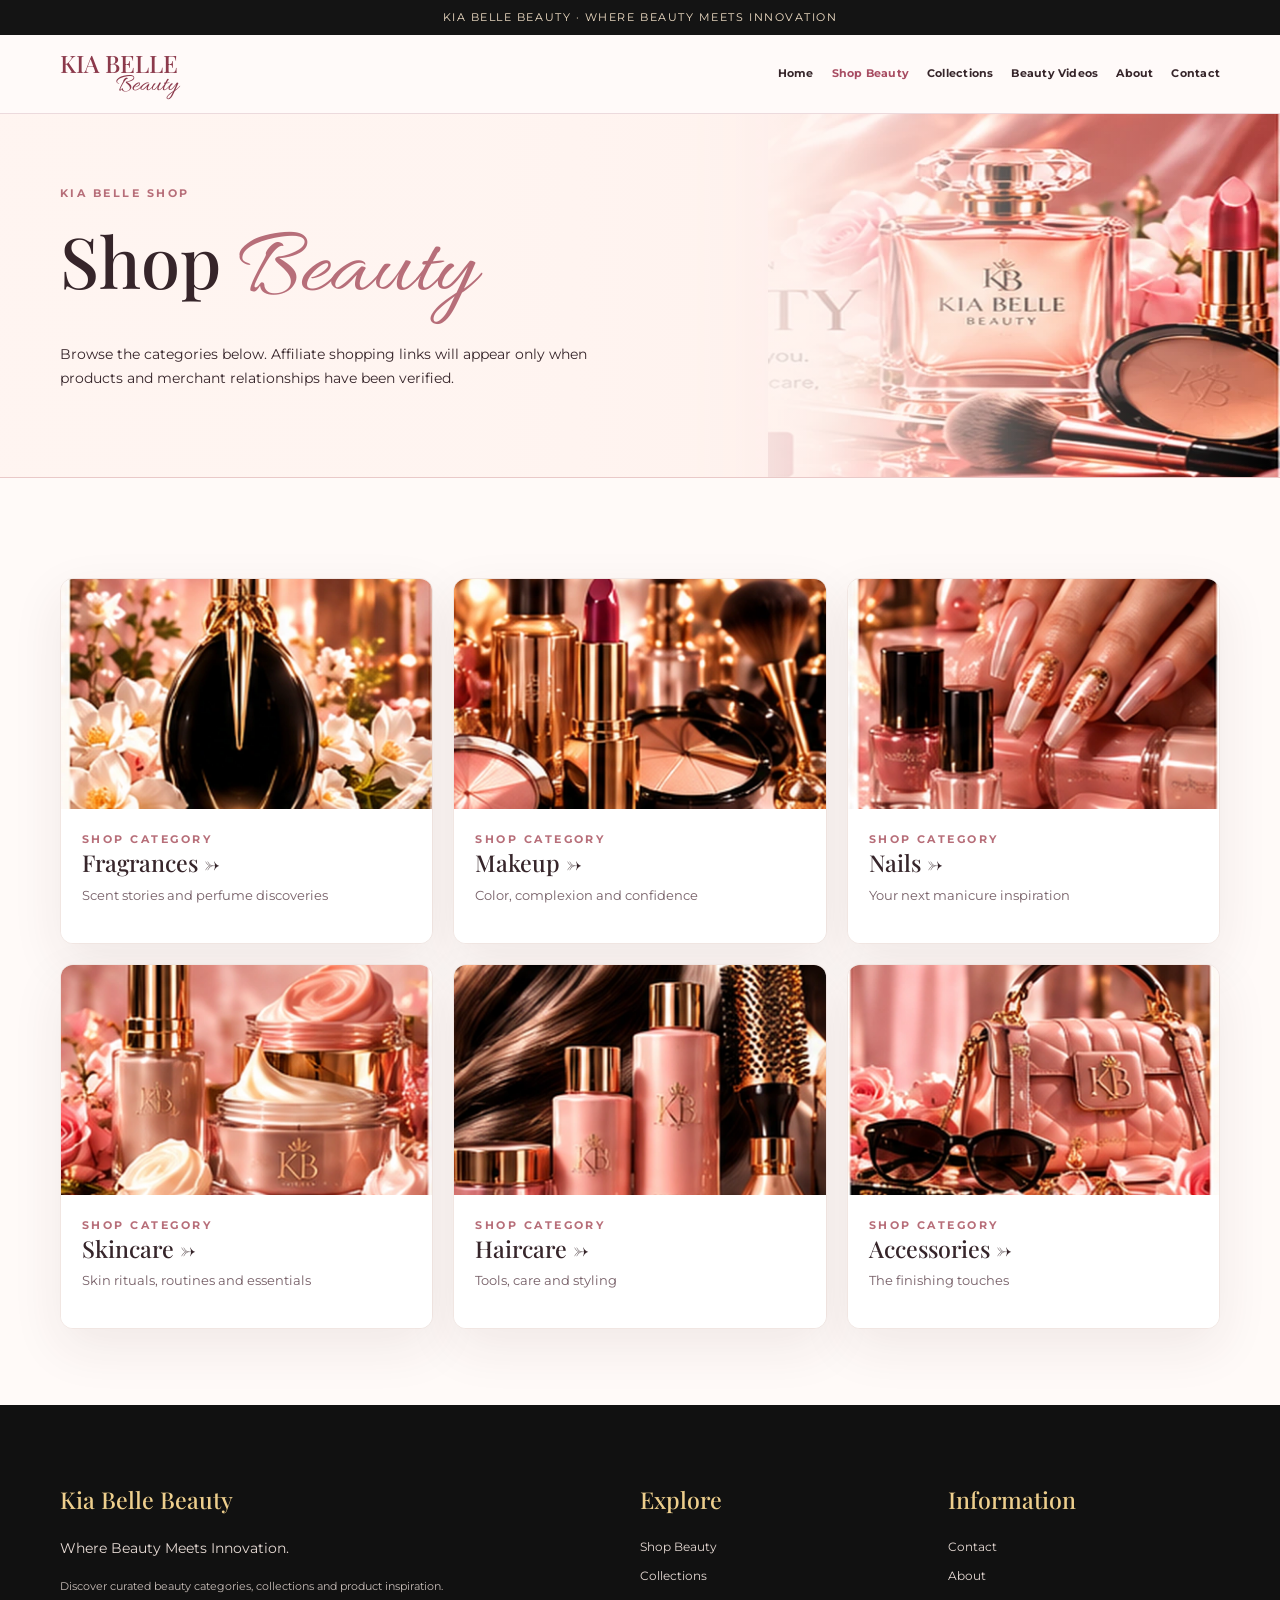
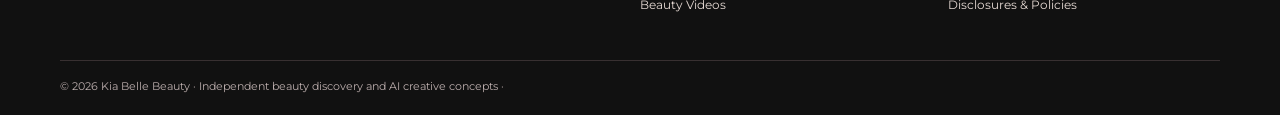
<file: shop.html>
<!DOCTYPE html>

<html lang="en"><head><meta charset="utf-8"/><meta content="width=device-width,initial-scale=1" name="viewport"/><meta content="Kia Belle Beauty — beauty discoveries and cinematic AI-assisted advertising concepts. Explore beauty categories and creative services." name="description"/><meta content="#f8d7dc" name="theme-color"/><title>Shop | Kia Belle Beauty</title><link href="assets/avatar-light.png" rel="icon" type="image/png"/><link href="css/style.css" rel="stylesheet"/><script defer="" src="js/interaction.js"></script><script async src="https://www.googletagmanager.com/gtag/js?id=G-Q12H4GTGKB"></script><script>window.dataLayer=window.dataLayer||[];function gtag(){dataLayer.push(arguments);}gtag('js',new Date());gtag('config','G-Q12H4GTGKB');</script></head><body><div class="topline">KIA BELLE BEAUTY · WHERE BEAUTY MEETS INNOVATION</div><header class="site-header"><div class="container header-wrap"><a aria-label="Kia Belle Beauty home" class="logo" href="index.html">KIA BELLE<span>Beauty</span></a><button aria-expanded="false" aria-label="Toggle navigation" class="nav-toggle" id="navtoggle">☰ Menu</button><nav class="nav" id="nav"><a class="" href="index.html">Home</a><a class="active" href="shop.html">Shop Beauty</a><a class="" href="collections.html">Collections</a><a class="" href="portfolio.html">Beauty Videos</a><a class="" href="about.html">About</a><a class="" href="contact.html">Contact</a></nav></div></header><div class="hero-mini hero-banner-shop"><img alt="Shop Beauty luxury rose-gold beauty editorial banner" class="page-banner-photo" decoding="async" loading="eager" src="assets/banner-shop.webp"/><div class="container"><div class="eyebrow">Kia Belle Shop</div><h1>Shop <span class="script">Beauty</span></h1><p>Browse the categories below. Affiliate shopping links will appear only when products and merchant relationships have been verified.</p></div></div><section class="section"><div class="container"><div style="height:24px"></div><div class="cards"><a class="card" href="fragrances.html"><img alt="Luxury 3D photorealistic fragrances editorial product styling" class="photo" loading="lazy" src="assets/category-fragrances.webp"/><div class="body"><div class="eyebrow">Shop Category</div><h3>Fragrances →</h3><p>Scent stories and perfume discoveries</p></div></a><a class="card" href="makeup.html"><img alt="Luxury 3D photorealistic makeup editorial product styling" class="photo" loading="lazy" src="assets/category-makeup.webp"/><div class="body"><div class="eyebrow">Shop Category</div><h3>Makeup →</h3><p>Color, complexion and confidence</p></div></a><a class="card" href="nails.html"><img alt="Luxury 3D photorealistic nails editorial product styling" class="photo" loading="lazy" src="assets/category-nails.webp"/><div class="body"><div class="eyebrow">Shop Category</div><h3>Nails →</h3><p>Your next manicure inspiration</p></div></a><a class="card" href="skincare.html"><img alt="Luxury 3D photorealistic skincare editorial product styling" class="photo" loading="lazy" src="assets/category-skincare.webp"/><div class="body"><div class="eyebrow">Shop Category</div><h3>Skincare →</h3><p>Skin rituals, routines and essentials</p></div></a><a class="card" href="haircare.html"><img alt="Luxury 3D photorealistic haircare editorial product styling" class="photo" loading="lazy" src="assets/category-haircare.webp"/><div class="body"><div class="eyebrow">Shop Category</div><h3>Haircare →</h3><p>Tools, care and styling</p></div></a><a class="card" href="accessories.html"><img alt="Luxury 3D photorealistic accessories editorial product styling" class="photo" loading="lazy" src="assets/category-accessories.webp"/><div class="body"><div class="eyebrow">Shop Category</div><h3>Accessories →</h3><p>The finishing touches</p></div></a></div></div></section><footer class="footer"><div class="container"><div class="footer-grid"><div><h3>Kia Belle Beauty</h3><p>Where Beauty Meets Innovation.</p><p class="site-footer-note">Discover curated beauty categories, collections and product inspiration.</p></div><div><h3>Explore</h3><a class="" href="shop.html">Shop Beauty</a><a class="" href="collections.html">Collections</a><a class="" href="portfolio.html">Beauty Videos</a></div><div><h3>Information</h3><a class="" href="contact.html">Contact</a><a class="" href="about.html">About</a><a class="" href="disclosures.html">Disclosures &amp; Policies</a></div></div><div class="foot-bottom">© 2026 Kia Belle Beauty · Independent beauty discovery and AI creative concepts ·</div></div></footer></body></html>
</file>
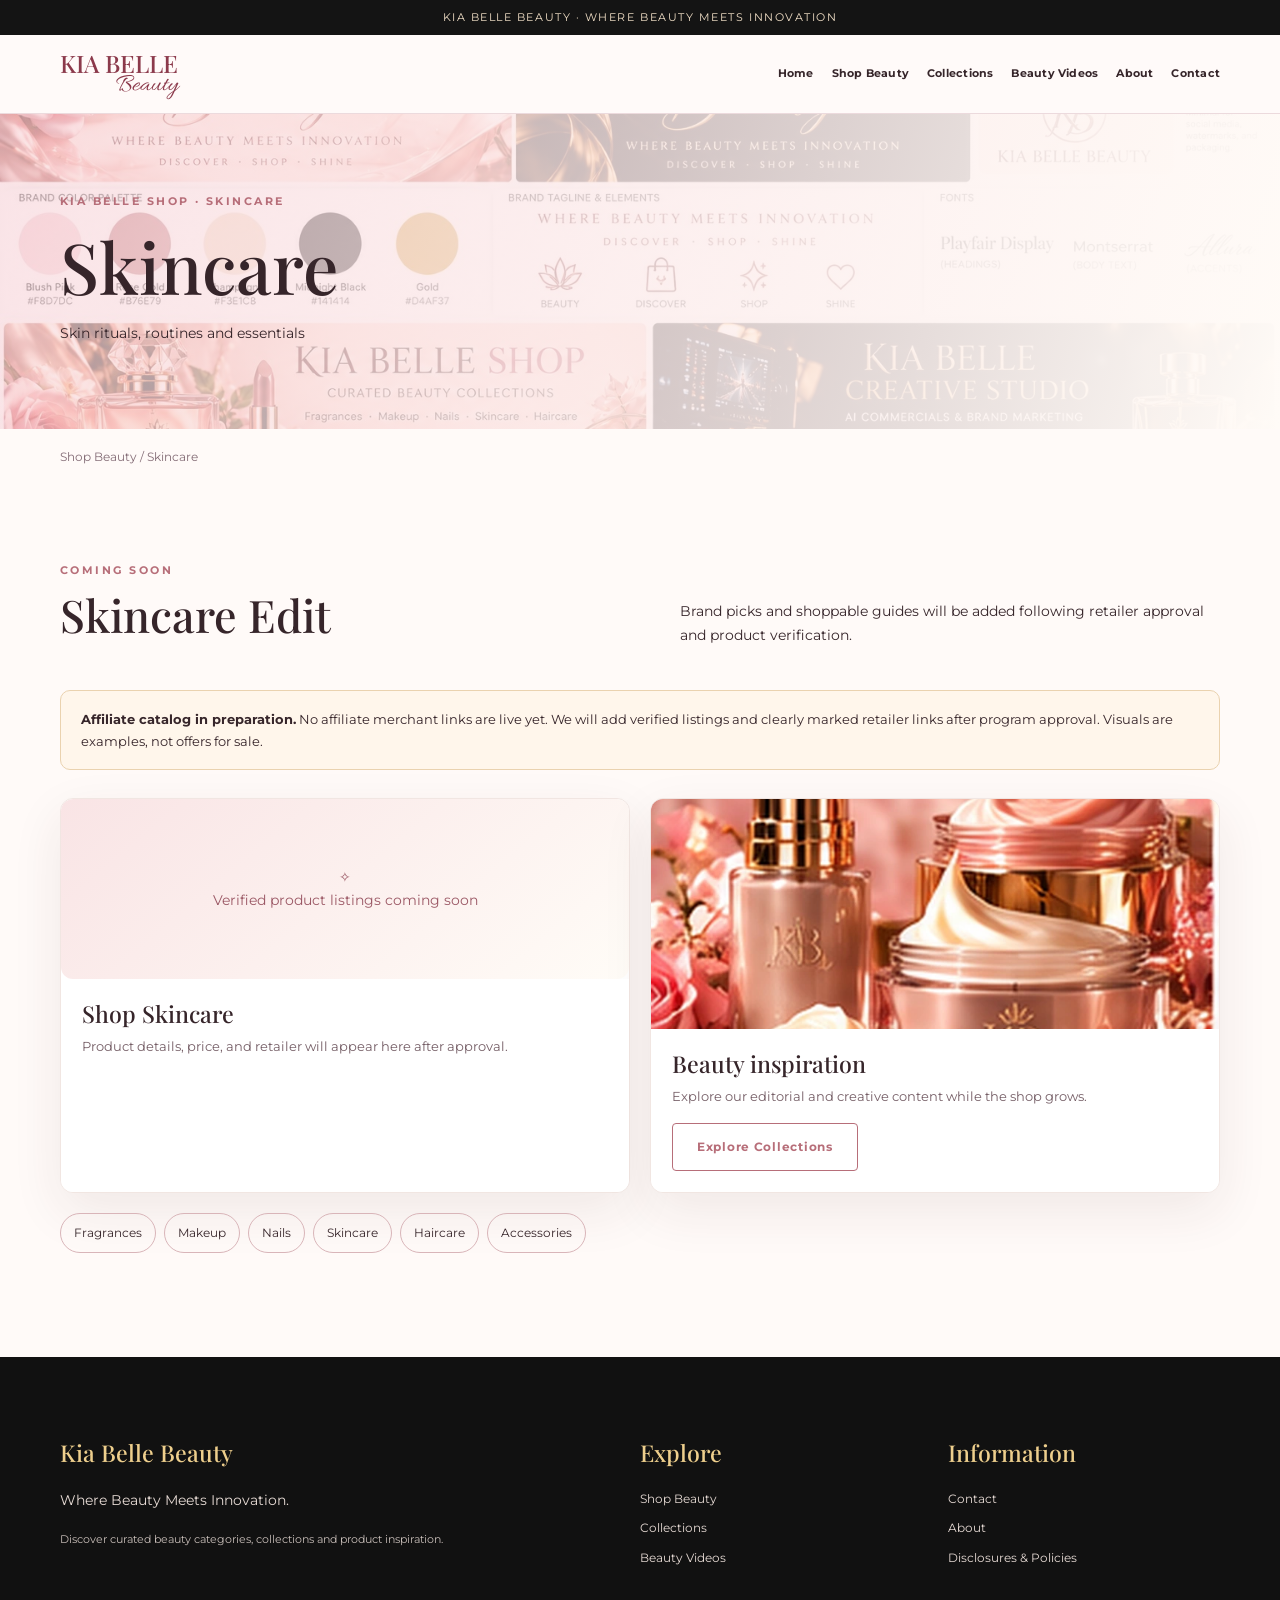
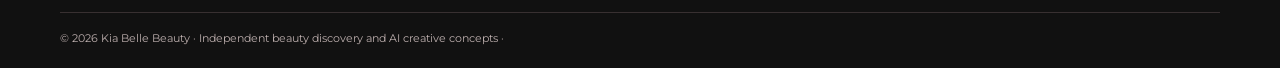
<file: skincare.html>
<!DOCTYPE html>
<html lang="en"><head><meta charset="utf-8"/><meta content="width=device-width,initial-scale=1" name="viewport"/><meta content="Kia Belle Beauty — beauty discoveries and cinematic AI-assisted advertising concepts. Explore beauty categories and creative services." name="description"/><meta content="#f8d7dc" name="theme-color"/><title>Skincare | Kia Belle Beauty</title><link href="assets/avatar-light.png" rel="icon" type="image/png"/><link href="css/style.css" rel="stylesheet"/><script defer="" src="js/interaction.js"></script><script async src="https://www.googletagmanager.com/gtag/js?id=G-Q12H4GTGKB"></script><script>window.dataLayer=window.dataLayer||[];function gtag(){dataLayer.push(arguments);}gtag('js',new Date());gtag('config','G-Q12H4GTGKB');</script></head><body><div class="topline">KIA BELLE BEAUTY · WHERE BEAUTY MEETS INNOVATION</div><header class="site-header"><div class="container header-wrap"><a aria-label="Kia Belle Beauty home" class="logo" href="index.html">KIA BELLE<span>Beauty</span></a><button aria-expanded="false" aria-label="Toggle navigation" class="nav-toggle" id="navtoggle">☰ Menu</button><nav class="nav" id="nav"><a class="" href="index.html">Home</a><a class="" href="shop.html">Shop Beauty</a><a class="" href="collections.html">Collections</a><a class="" href="portfolio.html">Beauty Videos</a><a class="" href="about.html">About</a><a class="" href="contact.html">Contact</a></nav></div></header><div class="hero-mini"><div class="container"><div class="eyebrow">Kia Belle Shop · Skincare</div><h1>Skincare</h1><p>Skin rituals, routines and essentials</p></div></div><div class="container breadcrumbs"><a href="shop.html">Shop Beauty</a> / Skincare</div><section class="section"><div class="container"><div class="section-head"><div><div class="eyebrow">Coming soon</div><h2>Skincare Edit</h2></div><p>Brand picks and shoppable guides will be added following retailer approval and product verification.</p></div><div class="notice"><strong>Affiliate catalog in preparation.</strong> No affiliate merchant links are live yet. We will add verified listings and clearly marked retailer links after program approval. Visuals are examples, not offers for sale.</div><div class="cards two" style="margin-top:28px"><div class="card"><div class="item-placeholder">✧<br/>Verified product listings coming soon</div><div class="body"><h3>Shop Skincare</h3><p>Product details, price, and retailer will appear here after approval.</p></div></div><div class="card"><img alt="Luxury photorealistic skincare beauty editorial" class="photo" src="assets/category-skincare.webp" style="height:230px"/><div class="body"><h3>Beauty inspiration</h3><p>Explore our editorial and creative content while the shop grows.</p><a class="btn btn-outline" href="collections.html">Explore Collections</a></div></div></div><div class="filter-row"><a class="" href="fragrances.html">Fragrances</a><a class="" href="makeup.html">Makeup</a><a class="" href="nails.html">Nails</a><a class="" href="skincare.html">Skincare</a><a class="" href="haircare.html">Haircare</a><a class="" href="accessories.html">Accessories</a></div></div></section><footer class="footer"><div class="container"><div class="footer-grid"><div><h3>Kia Belle Beauty</h3><p>Where Beauty Meets Innovation.</p><p class="site-footer-note">Discover curated beauty categories, collections and product inspiration.</p></div><div><h3>Explore</h3><a class="" href="shop.html">Shop Beauty</a><a class="" href="collections.html">Collections</a><a class="" href="portfolio.html">Beauty Videos</a></div><div><h3>Information</h3><a class="" href="contact.html">Contact</a><a class="" href="about.html">About</a><a class="" href="disclosures.html">Disclosures &amp; Policies</a></div></div><div class="foot-bottom">© 2026 Kia Belle Beauty · Independent beauty discovery and AI creative concepts ·</div></div></footer></body></html>
</file>
<file: css/style.css>
@import url('https://fonts.googleapis.com/css2?family=Allura&family=Montserrat:wght@400;500;600;700&family=Playfair+Display:wght@400;500;600&display=swap');
:root{--pink:#f8d7dc;--rose:#b76e79;--champagne:#f3e1c8;--ivory:#fff8f0;--black:#141414;--gold:#d4af37;--ink:#36252a;--border:#ead8d3;--shadow:0 18px 52px #48252a15}*{box-sizing:border-box}html{scroll-behavior:smooth}body{margin:0;color:var(--ink);background:#fffaf8;font-family:Montserrat,Arial,sans-serif;font-size:14px;line-height:1.7}a{color:inherit}button,input,textarea,select{font:inherit}button{cursor:pointer}img,video{max-width:100%;display:block}h1,h2,h3{font-family:'Playfair Display',Georgia,serif;font-weight:500;line-height:1.18}h1{font-size:clamp(2.7rem,5.5vw,5.4rem);margin:.2em 0}h2{font-size:clamp(2rem,3.5vw,3.4rem);margin:.2em 0 .5em}h3{font-size:1.45rem}p{margin:.55em 0 1.2em}.container{width:min(1160px,calc(100% - 40px));margin:auto}.eyebrow{font-size:.7rem;letter-spacing:.22em;text-transform:uppercase;font-weight:700;color:var(--rose)}.script{font-family:Allura,cursive;font-size:1.35em;color:var(--rose)}.topline{background:var(--black);color:var(--champagne);font-size:11px;padding:8px 15px;text-align:center;letter-spacing:.14em}.site-header{position:sticky;top:0;background:#fffaf9ed;backdrop-filter:blur(18px);z-index:30;border-bottom:1px solid #ecdadd}.header-wrap{height:78px;display:flex;align-items:center;justify-content:space-between;gap:24px}.logo{font:500 24px 'Playfair Display',serif;text-decoration:none;white-space:nowrap;color:#8b394b}.logo span{display:block;font:25px Allura,cursive;margin-top:-9px;text-align:right}.nav{display:flex;align-items:center;gap:18px}.nav a{text-decoration:none;font-size:11px;font-weight:700;letter-spacing:.02em}.nav a:hover,.nav a.active{color:#a84d63}.nav-toggle{display:none;border:1px solid var(--border);background:white;border-radius:8px;padding:7px 11px}.btn{display:inline-flex;gap:10px;align-items:center;justify-content:center;padding:13px 24px;border-radius:4px;background:var(--rose);color:white;border:1px solid var(--rose);font-size:12px;font-weight:700;letter-spacing:.06em;text-decoration:none;transition:.2s}.btn:hover{transform:translateY(-2px);filter:brightness(.94)}.btn-outline{background:transparent;color:var(--rose)}.btn-gold{background:var(--gold);border-color:var(--gold);color:#1a1206}.btn-dark{background:var(--black);color:white;border-color:var(--black)}.hero{min-height:550px;display:flex;align-items:center;background:linear-gradient(90deg,#fff3f0 0%,#fff5f1dc 42%,#fff5f100 75%),url('../assets/hero-beauty.webp') center/cover}.hero-content{max-width:530px;padding:70px 0}.hero p{max-width:430px}.hero-studio{color:#fff;background:linear-gradient(90deg,#080808f2,#090808c9 47%,#08080820),url('../assets/4.jpeg') center/cover}.hero-studio .eyebrow{color:var(--gold)}.hero-studio p{color:#f2e2d0}.hero-mini{padding:78px 0 66px;background:linear-gradient(105deg,#f8d7dcaa,#fffbf7),url('../assets/5.jpg') center/cover}.hero-mini.dark{background:linear-gradient(105deg,#0b0909f3,#0c0909d8),url('../assets/4.jpeg') center/cover;color:#fff}.hero-mini.dark .eyebrow{color:var(--gold)}.hero-mini p{max-width:680px}.section{padding:76px 0}.section.soft{background:#fff0f0}.section.cream{background:var(--ivory)}.section.dark{background:#121011;color:#f8efde}.section-head{display:flex;justify-content:space-between;align-items:end;gap:20px;margin-bottom:26px}.section-head p{max-width:540px}.cards{display:grid;grid-template-columns:repeat(3,minmax(0,1fr));gap:20px}.cards.four{grid-template-columns:repeat(4,minmax(0,1fr))}.cards.two{grid-template-columns:repeat(2,minmax(0,1fr))}.card{background:#fff;border:1px solid #f1e6e2;overflow:hidden;border-radius:13px;box-shadow:var(--shadow);text-decoration:none;transition:.2s}.card:hover{transform:translateY(-5px)}.card .photo{height:230px;width:100%;object-fit:cover}.card .body{padding:21px}.card .body h3{margin:0 0 7px}.card p{font-size:13px;color:#755e66}.card.darkcard{background:#20191a;color:#fff;border-color:#4c3b2c}.card.darkcard p{color:#decfbf}.split{display:grid;grid-template-columns:1fr 1fr;gap:30px;align-items:center}.feature-image{width:100%;height:410px;object-fit:cover;border-radius:16px}.pill{display:inline-block;border:1px solid #dab4b6;border-radius:50px;padding:6px 12px;margin:4px 6px 4px 0;font-size:11px}.dark .pill{border-color:#987c45}.notice{background:#fff6eb;border:1px solid #ead2af;padding:17px 20px;border-radius:10px;font-size:13px}.dark .notice{background:#241c17;color:#eee1cc;border-color:#66502a}.breadcrumbs{font-size:12px;padding:18px 0;color:#836b75}.breadcrumbs a{text-decoration:none}.media-video{aspect-ratio:9/12;object-fit:cover;width:100%;background:#191214;border-radius:10px}.form-grid{display:grid;grid-template-columns:1fr 1fr;gap:16px}.field label{display:block;font-size:12px;font-weight:700;margin-bottom:5px}.field input,.field textarea,.field select{width:100%;padding:13px;border:1px solid #dccbc8;border-radius:6px;background:#fff}.field textarea{min-height:130px}.field.full{grid-column:1/-1}.footer{background:#111;color:#e7dbd5;padding:58px 0 20px}.footer-grid{display:grid;grid-template-columns:2fr 1fr 1fr;gap:35px}.footer a{color:#e7dbd5;text-decoration:none;display:block;margin:9px 0;font-size:12px}.footer h3{color:#eecf8d}.footer small{color:#baaead}.foot-bottom{border-top:1px solid #383031;margin-top:35px;padding-top:16px;font-size:11px;color:#bcaead}.tag{font-size:11px;color:#7e5761;letter-spacing:.08em;text-transform:uppercase}.grid-price{display:grid;grid-template-columns:repeat(3,1fr);gap:20px}.price-card{background:#1d1717;border:1px solid #70552e;padding:30px;border-radius:12px;color:#fff}.price{font:2rem 'Playfair Display',serif;color:var(--gold)}.item-placeholder{min-height:180px;display:grid;place-content:center;text-align:center;background:linear-gradient(140deg,#f9e4e5,#fffcf7);color:#9b5865;border-radius:12px}.filter-row{display:flex;flex-wrap:wrap;gap:8px;margin:20px 0 28px}.filter-row a{padding:9px 13px;border:1px solid #d9b5b9;border-radius:22px;text-decoration:none;font-size:12px}.filter-row a:hover{background:#f7dadd}.mini-label{font-size:11px;color:#936e73}.video-note{font-size:12px;color:#c3a992}.stack{display:grid;gap:14px}.cta{padding:60px 0;background:linear-gradient(110deg,#f6d2d8,#fdf0e3)}.cta.dark{background:linear-gradient(110deg,#0f0b0d,#32231a);color:white}.site-footer-note{font-size:11px;opacity:.85}.sr-only{position:absolute;width:1px;height:1px;overflow:hidden;clip:rect(0,0,0,0)}@media(max-width:980px){.nav{display:none;position:absolute;top:78px;left:0;right:0;padding:16px 22px 25px;background:#fffaf9;flex-direction:column;align-items:start;box-shadow:var(--shadow)}.nav.open{display:flex}.nav-toggle{display:block}.cards.four{grid-template-columns:repeat(2,1fr)}}@media(max-width:680px){.cards,.cards.two,.cards.four,.split,.grid-price,.form-grid,.footer-grid{grid-template-columns:1fr}.hero{min-height:480px;background-position:60% center}.hero-content{padding:50px 0;max-width:90%}.container{width:min(100% - 28px,1160px)}.section{padding:48px 0}.section-head{display:block}.feature-image{height:280px}.footer-grid{gap:20px}.card .photo{height:250px}.header-wrap{height:68px}.nav{top:68px}}

/* Approved visual refresh: actual video frames and six realistic category thumbnails */
.hero{background-image:linear-gradient(90deg,#fff0ed 0%,#fff0edec 26%,#fff1ede1 44%,#fff1ed44 68%,transparent 100%),url('../assets/hero-beauty.webp');background-position:center,right center;background-size:cover,cover;background-repeat:no-repeat}
.card .photo{object-position:center center}.card:hover .photo{filter:saturate(1.08)}.media-video{background:#10090a;object-fit:contain;max-height:690px}.card.darkcard .media-video{border:1px solid #aa89517a}
@media(max-width:700px){.hero{background-image:linear-gradient(90deg,#fff0edfa,#fff0edd4 67%,#fff0ed70),url('../assets/hero-beauty.webp');background-position:center,right center}}

/* Scoped banner refresh — all other layout and site content retained. */
.hero-mini.hero-banner-shop,.hero-mini.hero-banner-collections,.hero-mini.hero-banner-about,.hero-mini.hero-banner-contact{min-height:340px;display:flex;align-items:center;background-size:cover;background-position:center right;background-repeat:no-repeat;border-bottom:1px solid #e9c9c8;padding:70px 0}
.hero-mini.hero-banner-shop{background-image:url('../assets/banner-shop.webp')}
.hero-mini.hero-banner-collections{background-image:url('../assets/banner-collections.webp')}
.hero-mini.hero-banner-about{background-image:url('../assets/banner-about.webp')}
.hero-mini.hero-banner-contact{background-image:url('../assets/banner-contact.webp')}
.hero-mini[class*='hero-banner-']>.container{width:min(1160px,calc(100% - 40px))}
.hero-mini[class*='hero-banner-'] p{max-width:535px}
@media(max-width:680px){.hero-mini.hero-banner-shop,.hero-mini.hero-banner-collections,.hero-mini.hero-banner-about,.hero-mini.hero-banner-contact{min-height:300px;padding:46px 0;background-position:59% center}.hero-mini[class*='hero-banner-']{position:relative}.hero-mini[class*='hero-banner-']>.container{position:relative;z-index:1;width:calc(100% - 28px)}.hero-mini[class*='hero-banner-']::before{content:'';position:absolute;inset:0;background:linear-gradient(90deg,#fff0ebfa 0%,#fff0ebf2 58%,#fff0eb91 100%)}}

/* Four banners are embedded directly as HTML <img> elements. */
.hero-mini.hero-banner-shop,.hero-mini.hero-banner-collections,.hero-mini.hero-banner-about,.hero-mini.hero-banner-contact{position:relative;isolation:isolate;overflow:hidden;background:#fff0eb !important;min-height:340px}
.hero-mini[class*="hero-banner-"] .page-banner-photo{display:block;position:absolute;inset:0;width:100%;height:100%;object-fit:cover;object-position:center;z-index:-1;pointer-events:none}
.hero-mini[class*="hero-banner-"] .container{position:relative;z-index:2}
@media(max-width:680px){.hero-mini[class*="hero-banner-"] .page-banner-photo{object-position:62% center}}

/* 2026-10-13 visual stability and legibility correction; content unchanged */
.hero-mini.dark h1,.hero-mini.dark h2{color:#fff8f0}
.hero-mini.dark .script{color:var(--gold)}
.hero-mini.dark{background-image:linear-gradient(90deg,rgba(10,7,8,.97) 0%,rgba(10,7,8,.90) 44%,rgba(10,7,8,.56) 100%),url('../assets/4.jpeg')}
.hero-mini[class*="hero-banner-"] .page-banner-photo{object-fit:cover}
.hero-mini[class*="hero-banner-"]::after{content:"";position:absolute;inset:0;z-index:0;pointer-events:none;background:linear-gradient(90deg,rgba(255,245,241,.97) 0%,rgba(255,245,241,.92) 37%,rgba(255,245,241,.38) 70%,transparent 100%)}
.hero-mini[class*="hero-banner-"]>.container{z-index:2}
.cards>.card,.grid-price>.price-card{min-width:0;display:flex;flex-direction:column;height:100%}
.cards>.card .body{position:relative;z-index:1;flex:1;background:inherit}
.cards>.card .photo{flex:none;display:block;height:230px;object-fit:cover}
.grid-price>.price-card .btn{margin-top:auto;align-self:flex-start}
.grid-price>.price-card{gap:8px}
.grid-price>.price-card h3,.grid-price>.price-card p{margin-top:0}
.split>*{min-width:0}
.feature-image{display:block}
@media(max-width:680px){.hero-mini[class*="hero-banner-"]::after{background:linear-gradient(90deg,rgba(255,245,241,.97),rgba(255,245,241,.88) 68%,rgba(255,245,241,.50))}.hero-mini.dark{background-image:linear-gradient(90deg,rgba(10,7,8,.97),rgba(10,7,8,.78)),url('../assets/4.jpeg')}.cards>.card .photo{height:250px}}

/* Kia Belle Beauty: refined portfolio referral buttons */
.btn-portfolio{background:#b76e79;border:1px solid #d9abb1;color:#fff8f0;border-radius:8px;max-width:100%;white-space:normal;text-align:center;line-height:1.5;padding:13px 18px;box-shadow:0 4px 14px rgba(183,110,121,.18);transition:background .2s,border-color .2s,transform .2s}
.btn-portfolio:hover,.btn-portfolio:focus-visible{background:#995361;border-color:#f3e1c8;color:#fff;transform:translateY(-1px)}
@media(max-width:680px){.btn-portfolio{width:100%;font-size:12px;padding:13px 14px}}
</file>
